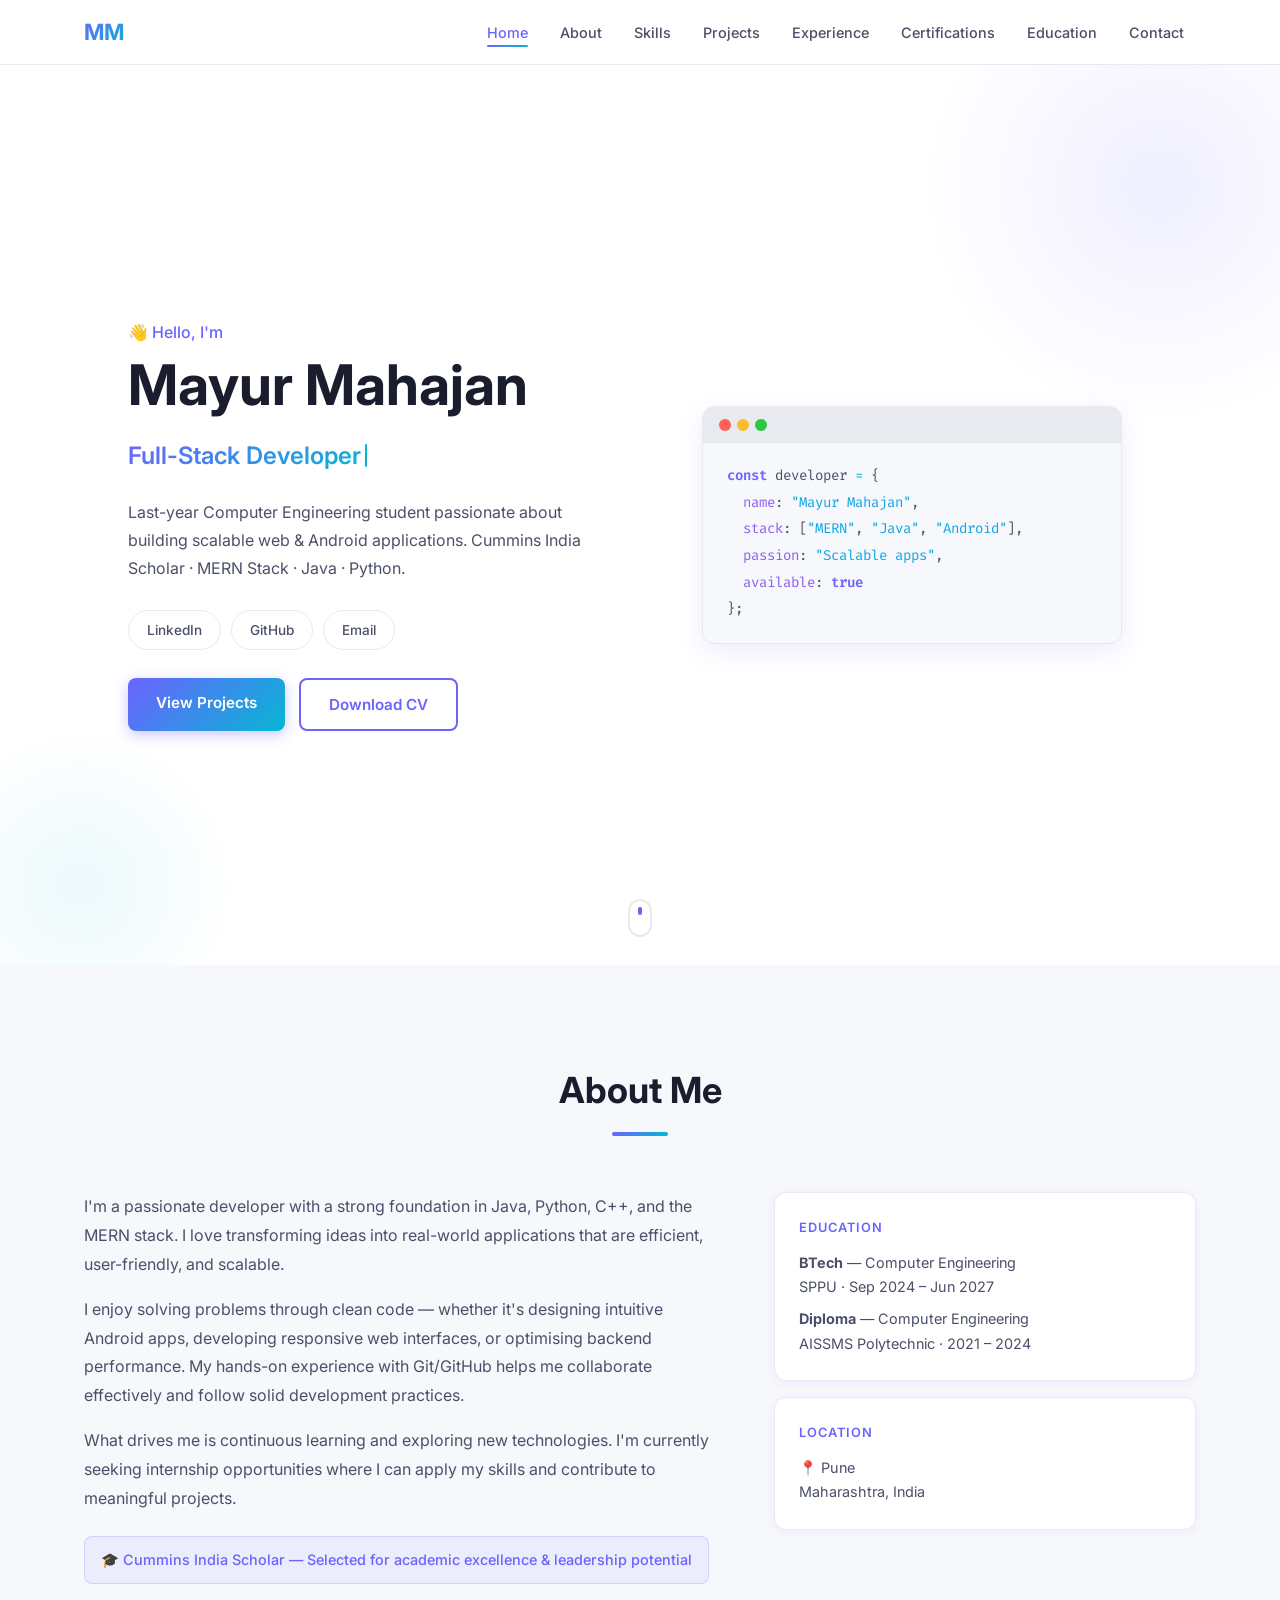
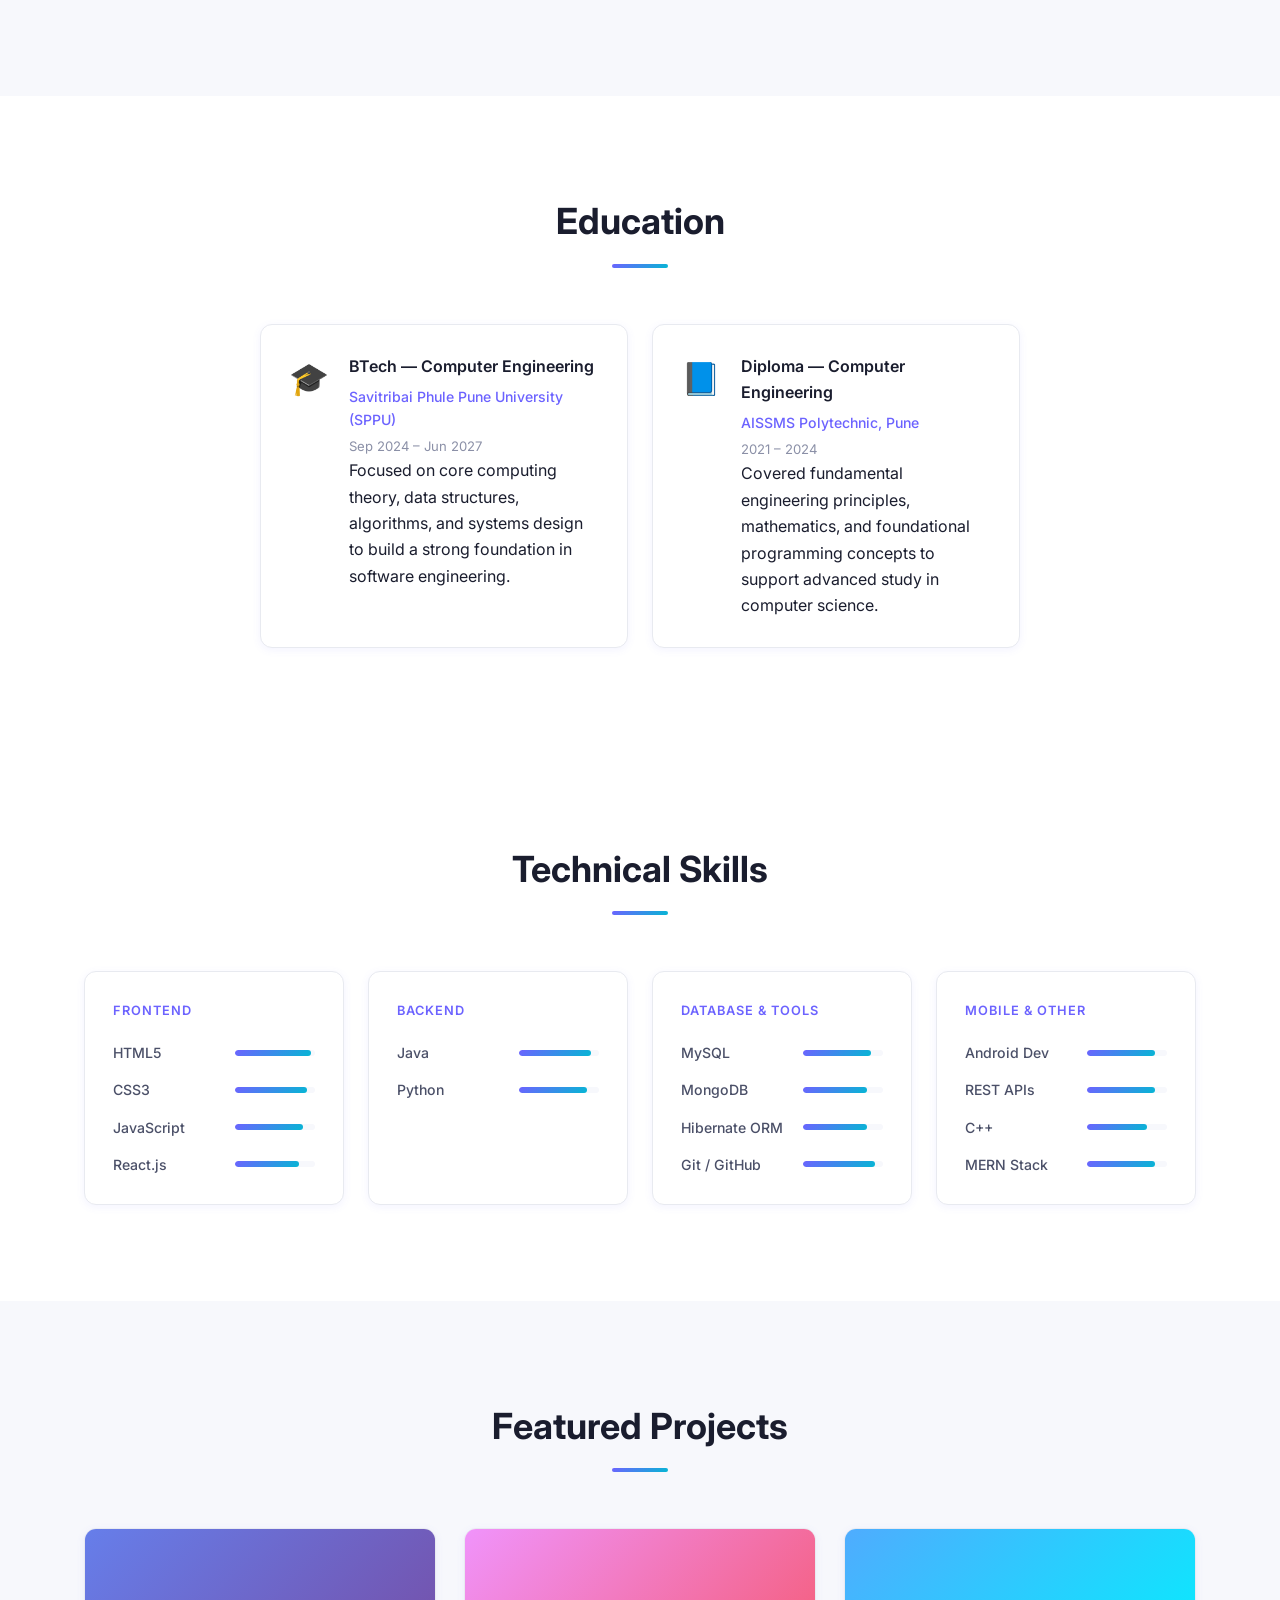
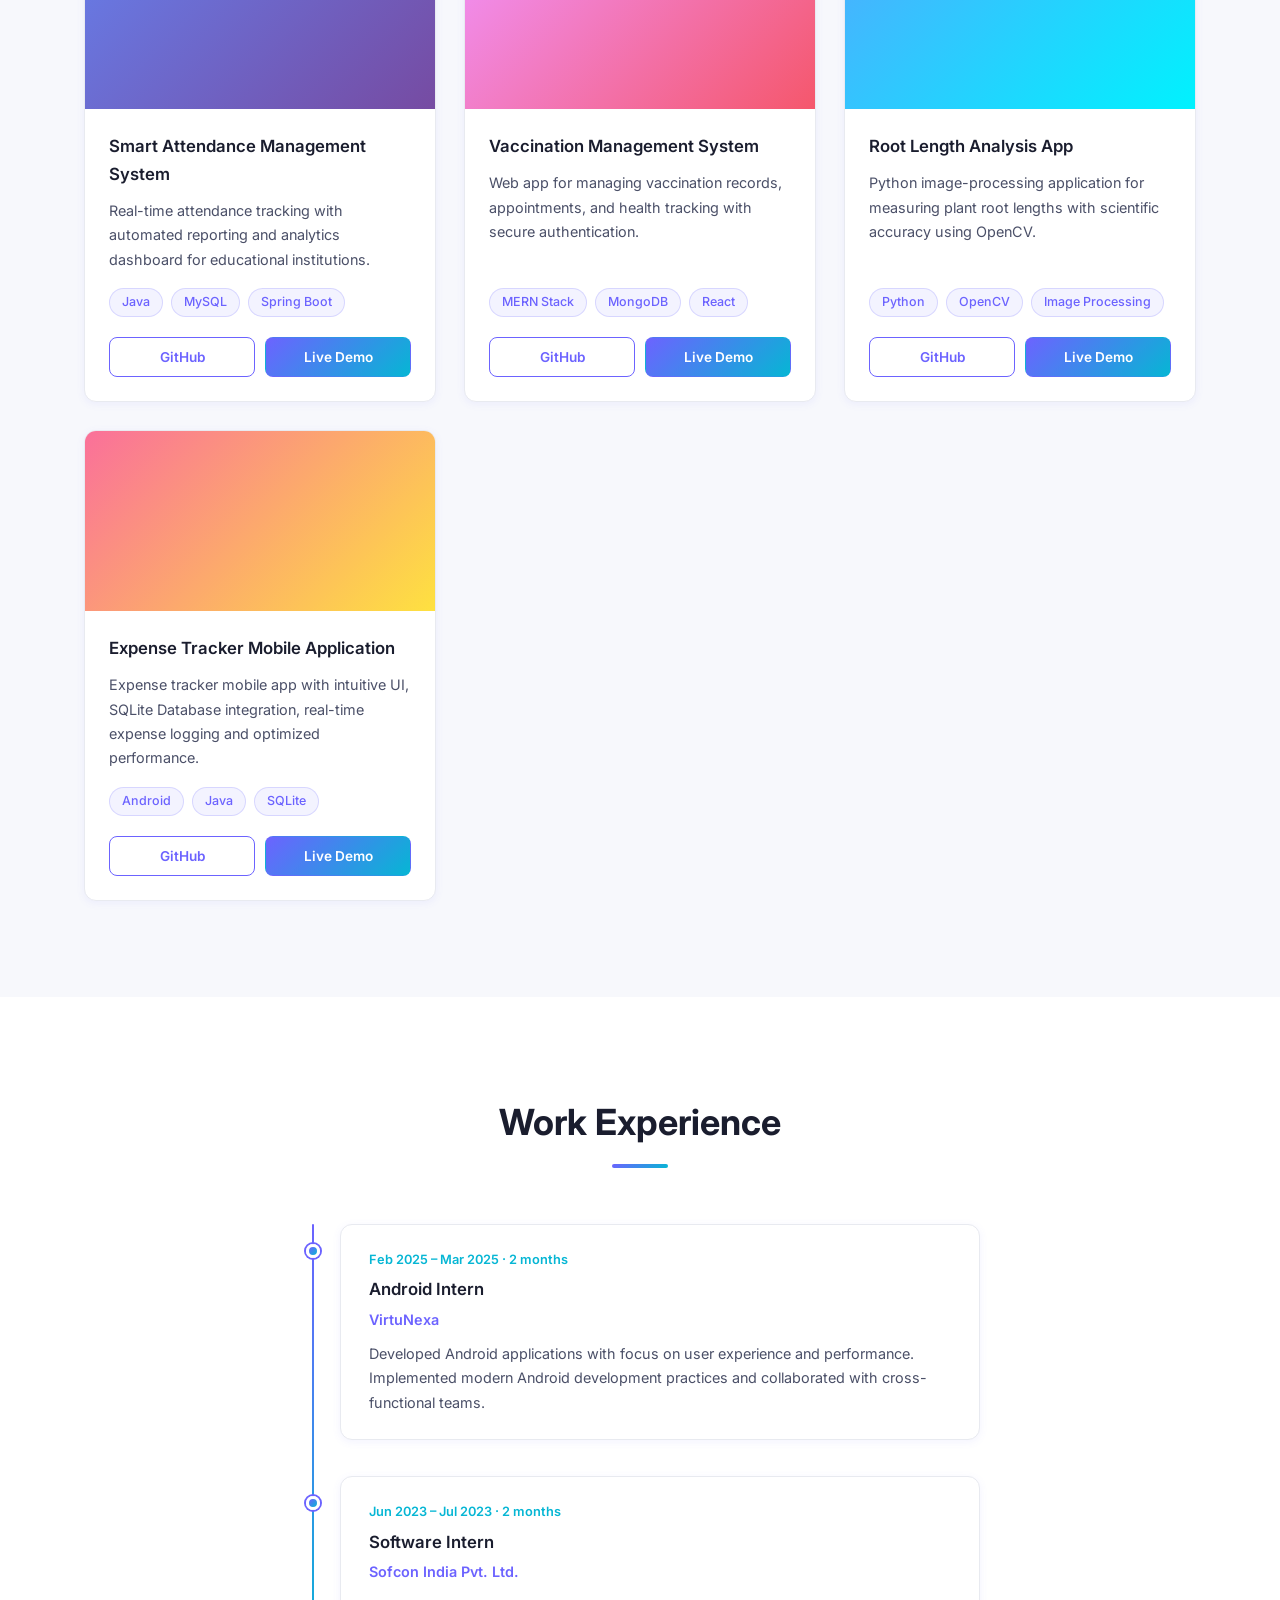
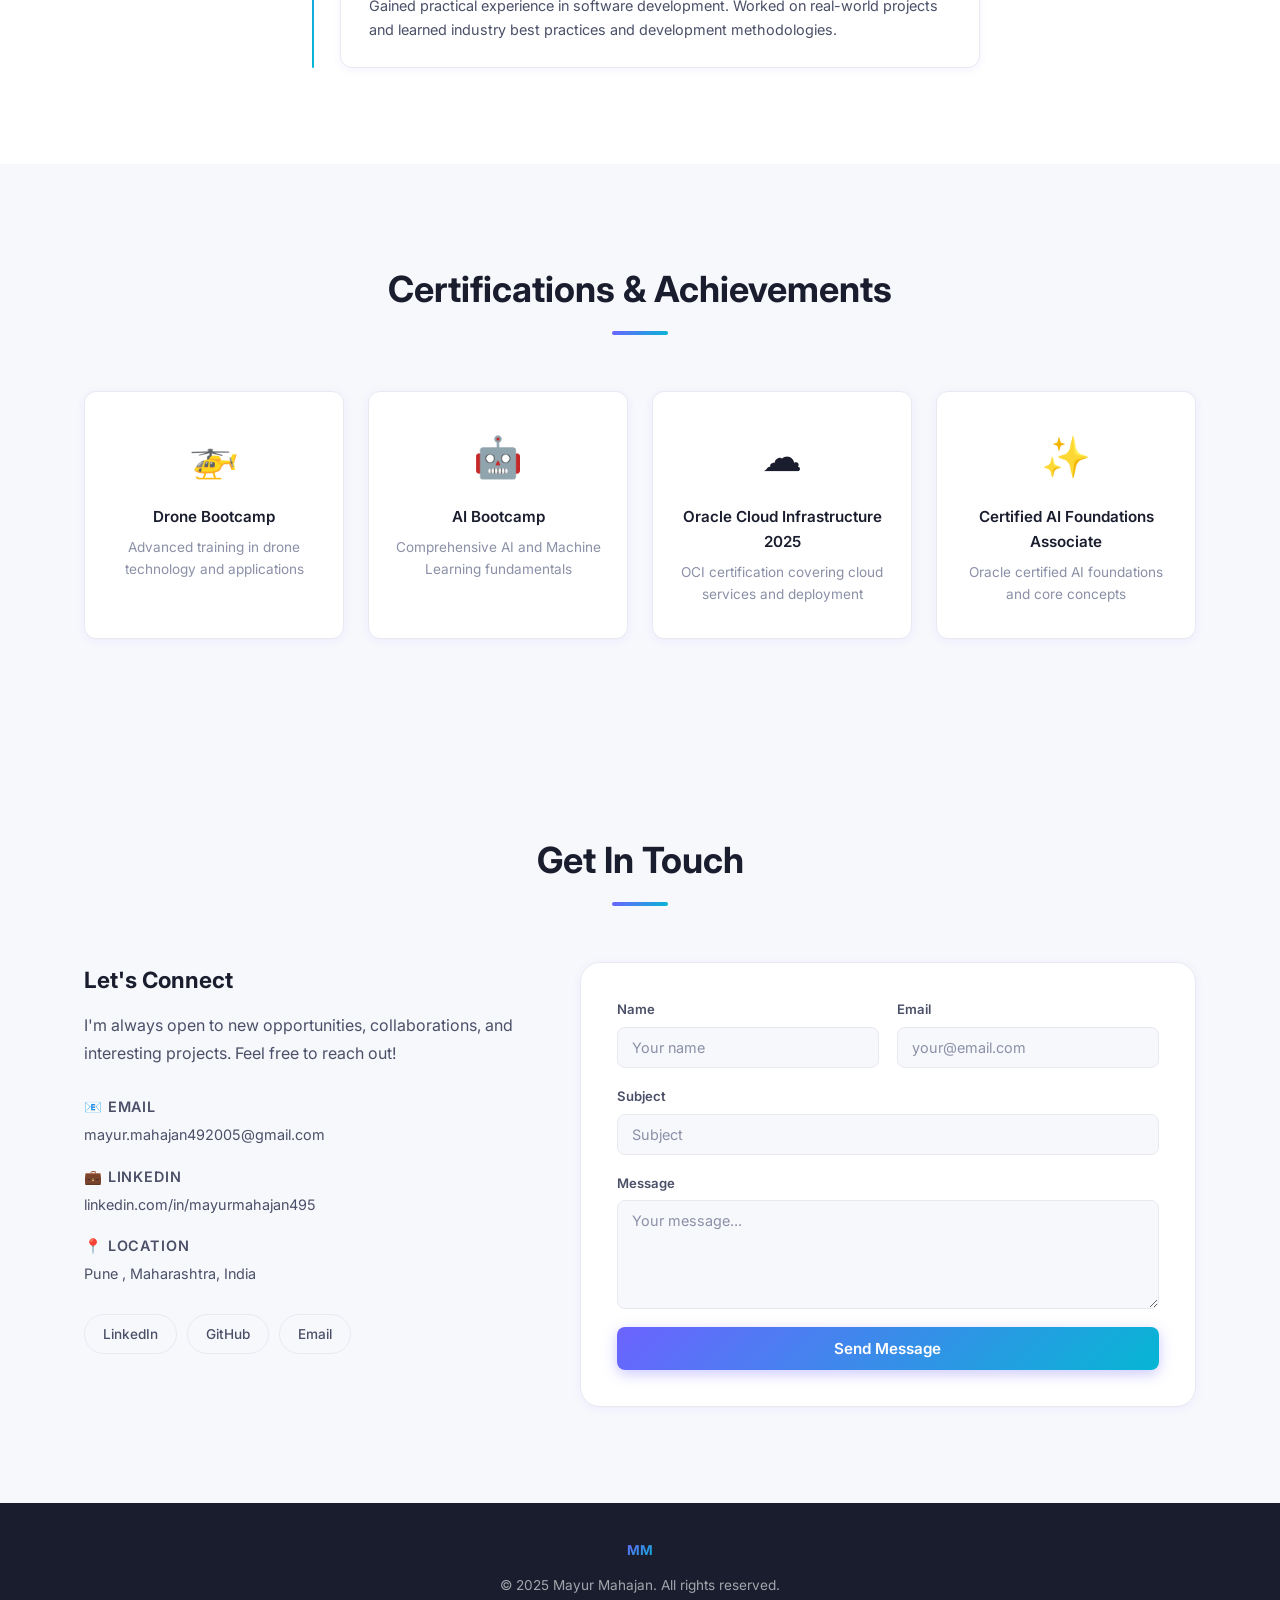
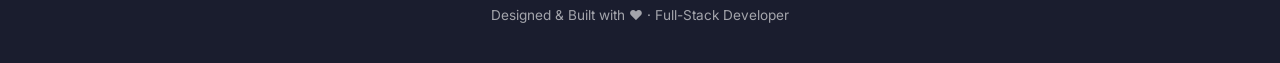
<file: index.html>
<!DOCTYPE html>
<html lang="en">
<head>
  <meta charset="UTF-8" />
  <meta name="viewport" content="width=device-width, initial-scale=1.0" />
  <meta name="description" content="Mayur Mahajan - Software Developer & Android Developer Portfolio" />
  <title>Mayur Mahajan — Software Developer</title>
  <link rel="preconnect" href="https://fonts.googleapis.com" />
  <link rel="preconnect" href="https://fonts.gstatic.com" crossorigin />
  <link href="https://fonts.googleapis.com/css2?family=Inter:wght@300;400;500;600;700&family=Fira+Code:wght@400;500&display=swap" rel="stylesheet" />
  <link rel="stylesheet" href="style.css" />
</head>
<body>

  <!-- ===== NAVBAR ===== -->
  <nav class="navbar" id="navbar">
    <div class="nav-container">
      <a href="#home" class="nav-logo">MM</a>
      <ul class="nav-menu" id="navMenu">
        <li><a href="#home"           class="nav-link">Home</a></li>
        <li><a href="#about"          class="nav-link">About</a></li>
        <li><a href="#skills"         class="nav-link">Skills</a></li>
        <li><a href="#projects"       class="nav-link">Projects</a></li>
        <li><a href="#experience"     class="nav-link">Experience</a></li>
        <li><a href="#certifications" class="nav-link">Certifications</a></li>
        <li><a href="#education"      class="nav-link">Education</a></li>
        <li><a href="#contact"        class="nav-link">Contact</a></li>
      </ul>
      <button class="hamburger" id="hamburger" aria-label="Toggle menu">
        <span></span><span></span><span></span>
      </button>
    </div>
  </nav>

  <!-- ===== HERO ===== -->
  <section id="home" class="hero">
    <div class="container hero-grid">
      <div class="hero-content">
        <p class="hero-greeting">👋 Hello, I'm</p>
        <h1 class="hero-name">Mayur Mahajan</h1>
        <div class="typing-wrap">
          <span class="typing-text" id="typingText"></span><span class="cursor"></span>
        </div>
        <p class="hero-desc">
          Last-year Computer Engineering student passionate about building scalable web &amp; Android applications.
          Cummins India Scholar · MERN Stack · Java · Python.
        </p>
        <div class="hero-socials">
          <a href="https://www.linkedin.com/in/mayurmahajan495" target="_blank" rel="noopener" class="social-btn">LinkedIn</a>
          <a href="#" class="social-btn">GitHub</a>
          <a href="mailto:mayur.mahajan492005@gmail.com" class="social-btn">Email</a>
        </div>
        <div class="hero-actions">
          <a href="#projects" class="btn btn-primary">View Projects</a>
          <a href="#" class="btn btn-outline">Download CV</a>
        </div>
      </div>
      <div class="hero-visual" aria-hidden="true">
        <div class="code-card">
          <div class="code-dots"><span></span><span></span><span></span></div>
          <pre class="code-body"><span class="c-kw">const</span> developer <span class="c-op">=</span> {
  <span class="c-prop">name</span>: <span class="c-str">"Mayur Mahajan"</span>,
  <span class="c-prop">stack</span>: [<span class="c-str">"MERN"</span>, <span class="c-str">"Java"</span>, <span class="c-str">"Android"</span>],
  <span class="c-prop">passion</span>: <span class="c-str">"Scalable apps"</span>,
  <span class="c-prop">available</span>: <span class="c-kw">true</span>
};</pre>
        </div>
      </div>
    </div>
    <div class="hero-scroll-hint" aria-hidden="true">
      <span></span>
    </div>
  </section>

  <!-- ===== ABOUT ===== -->
  <section id="about" class="about section-pad bg-alt">
    <div class="container">
      <h2 class="section-title">About Me</h2>
      <div class="about-grid">
        <div class="about-text">
          <p>I'm a passionate developer with a strong foundation in Java, Python, C++, and the MERN stack. I love transforming ideas into real-world applications that are efficient, user-friendly, and scalable.</p>
          <p>I enjoy solving problems through clean code — whether it's designing intuitive Android apps, developing responsive web interfaces, or optimising backend performance. My hands-on experience with Git/GitHub helps me collaborate effectively and follow solid development practices.</p>
          <p>What drives me is continuous learning and exploring new technologies. I'm currently seeking internship opportunities where I can apply my skills and contribute to meaningful projects.</p>
          <p class="highlight-badge">🎓 Cummins India Scholar — Selected for academic excellence &amp; leadership potential</p>
        </div>
        <div class="about-cards">
          <div class="info-card reveal">
            <h3>Education</h3>
            <p><strong>BTech</strong> — Computer Engineering<br>SPPU · Sep 2024 – Jun 2027</p>
            <p><strong>Diploma</strong> — Computer Engineering<br>AISSMS Polytechnic · 2021 – 2024</p>
          </div>
          <div class="info-card reveal">
            <h3>Location</h3>
            <p>📍 Pune<br>Maharashtra, India</p>
          </div>
        </div>
      </div>
    </div>
  </section>


  <!-- ===== EDUCATION ===== -->
  <section id="education" class="education section-pad">
    <div class="container">
      <h2 class="section-title">Education</h2>
      <div class="edu-grid">
        <div class="edu-card reveal">
          <div class="edu-icon">🎓</div>
          <div>
            <h3>BTech — Computer Engineering</h3>
            <p class="edu-inst">Savitribai Phule Pune University (SPPU)</p>
            <p class="edu-period">Sep 2024 – Jun 2027</p>
            <p class="edu-desc">Focused on core computing theory, data structures, algorithms, and systems design to build a strong foundation in software engineering.</p>
          </div>
        </div>
        <div class="edu-card reveal">
          <div class="edu-icon">📘</div>
          <div>
            <h3>Diploma — Computer Engineering</h3>
            <p class="edu-inst">AISSMS Polytechnic, Pune</p>
            <p class="edu-period">2021 – 2024</p>
            <p class="edu-desc">Covered fundamental engineering principles, mathematics, and foundational programming concepts to support advanced study in computer science.</p>
          </div>
        </div>
      </div>
    </div>
  </section>

  <!-- ===== SKILLS ===== -->
  <section id="skills" class="skills section-pad">
    <div class="container">
      <h2 class="section-title">Technical Skills</h2>
      <div class="skills-grid">
        <div class="skill-cat reveal">
          <h3>Frontend</h3>
          <div class="skill-list">
            <div class="skill-row"><span>HTML5</span><div class="bar"><div class="bar-fill" style="--w:95%"></div></div></div>
            <div class="skill-row"><span>CSS3</span><div class="bar"><div class="bar-fill" style="--w:90%"></div></div></div>
            <div class="skill-row"><span>JavaScript</span><div class="bar"><div class="bar-fill" style="--w:85%"></div></div></div>
            <div class="skill-row"><span>React.js</span><div class="bar"><div class="bar-fill" style="--w:80%"></div></div></div>
          </div>
        </div>
        <div class="skill-cat reveal">
          <h3>Backend</h3>
          <div class="skill-list">
            <div class="skill-row"><span>Java</span><div class="bar"><div class="bar-fill" style="--w:90%"></div></div></div>
            <!-- <div class="skill-row"><span>Node.js</span><div class="bar"><div class="bar-fill" style="--w:85%"></div></div></div>
            <div class="skill-row"><span>Express.js</span><div class="bar"><div class="bar-fill" style="--w:85%"></div></div></div> -->
            <div class="skill-row"><span>Python</span><div class="bar"><div class="bar-fill" style="--w:85%"></div></div></div>
          </div>
        </div>
        <div class="skill-cat reveal">
          <h3>Database &amp; Tools</h3>
          <div class="skill-list">
            <div class="skill-row"><span>MySQL</span><div class="bar"><div class="bar-fill" style="--w:85%"></div></div></div>
            <div class="skill-row"><span>MongoDB</span><div class="bar"><div class="bar-fill" style="--w:80%"></div></div></div>
            <div class="skill-row"><span>Hibernate ORM</span><div class="bar"><div class="bar-fill" style="--w:80%"></div></div></div>
            <div class="skill-row"><span>Git / GitHub</span><div class="bar"><div class="bar-fill" style="--w:90%"></div></div></div>
          </div>
        </div>
        <div class="skill-cat reveal">
          <h3>Mobile &amp; Other</h3>
          <div class="skill-list">
            <div class="skill-row"><span>Android Dev</span><div class="bar"><div class="bar-fill" style="--w:85%"></div></div></div>
            <div class="skill-row"><span>REST APIs</span><div class="bar"><div class="bar-fill" style="--w:85%"></div></div></div>
            <div class="skill-row"><span>C++</span><div class="bar"><div class="bar-fill" style="--w:75%"></div></div></div>
            <div class="skill-row"><span>MERN Stack</span><div class="bar"><div class="bar-fill" style="--w:85%"></div></div></div>
          </div>
        </div>
      </div>
    </div>
  </section>

  <!-- ===== PROJECTS ===== -->
  <section id="projects" class="projects section-pad bg-alt">
    <div class="container">
      <h2 class="section-title">Featured Projects</h2>
      <div class="projects-grid">

        <article class="project-card reveal">
          <div class="project-thumb" style="--g: linear-gradient(135deg,#667eea,#764ba2)"></div>
          <div class="project-body">
            <h3>Smart Attendance Management System</h3>
            <p>Real-time attendance tracking with automated reporting and analytics dashboard for educational institutions.</p>
            <div class="tags">
              <span>Java</span><span>MySQL</span><span>Spring Boot</span>
            </div>
            <div class="project-links">
              <a href="#" class="btn-link">GitHub</a>
              <a href="#" class="btn-link btn-link-fill">Live Demo</a>
            </div>
          </div>
        </article>

        <article class="project-card reveal">
          <div class="project-thumb" style="--g: linear-gradient(135deg,#f093fb,#f5576c)"></div>
          <div class="project-body">
            <h3>Vaccination Management System</h3>
            <p>Web app for managing vaccination records, appointments, and health tracking with secure authentication.</p>
            <div class="tags">
              <span>MERN Stack</span><span>MongoDB</span><span>React</span>
            </div>
            <div class="project-links">
              <a href="#" class="btn-link">GitHub</a>
              <a href="#" class="btn-link btn-link-fill">Live Demo</a>
            </div>
          </div>
        </article>

        <article class="project-card reveal">
          <div class="project-thumb" style="--g: linear-gradient(135deg,#4facfe,#00f2fe)"></div>
          <div class="project-body">
            <h3>Root Length Analysis App</h3>
            <p>Python image-processing application for measuring plant root lengths with scientific accuracy using OpenCV.</p>
            <div class="tags">
              <span>Python</span><span>OpenCV</span><span>Image Processing</span>
            </div>
            <div class="project-links">
              <a href="#" class="btn-link">GitHub</a>
              <a href="#" class="btn-link btn-link-fill">Live Demo</a>
            </div>
          </div>
        </article>

        <article class="project-card reveal">
          <div class="project-thumb" style="--g: linear-gradient(135deg,#fa709a,#fee140)"></div>
          <div class="project-body">
            <h3>Expense Tracker Mobile Application</h3>
            <p>Expense tracker mobile app with intuitive UI, SQLite Database integration, real-time expense logging and optimized performance.</p>
            <div class="tags">
              <span>Android</span><span>Java</span><span>SQLite</span>
            </div>
            <div class="project-links">
              <a href="#" class="btn-link">GitHub</a>
              <a href="#" class="btn-link btn-link-fill">Live Demo</a>
            </div>
          </div>
        </article>


      </div>
    </div>
  </section>

  <!-- ===== EXPERIENCE ===== -->
  <section id="experience" class="experience section-pad">
    <div class="container">
      <h2 class="section-title">Work Experience</h2>
      <div class="timeline">

        <div class="tl-item reveal">
          <div class="tl-dot"></div>
          <div class="tl-card">
            <span class="tl-period">Feb 2025 – Mar 2025 · 2 months</span>
            <h3>Android Intern</h3>
            <p class="tl-company">VirtuNexa</p>
            <p>Developed Android applications with focus on user experience and performance. Implemented modern Android development practices and collaborated with cross-functional teams.</p>
          </div>
        </div>

        <div class="tl-item reveal">
          <div class="tl-dot"></div>
          <div class="tl-card">
            <span class="tl-period">Jun 2023 – Jul 2023 · 2 months</span>
            <h3>Software Intern</h3>
            <p class="tl-company">Sofcon India Pvt. Ltd.</p>
            <p>Gained practical experience in software development. Worked on real-world projects and learned industry best practices and development methodologies.</p>
          </div>
        </div>

      </div>
    </div>
  </section>

  <!-- ===== CERTIFICATIONS ===== -->
  <section id="certifications" class="certifications section-pad bg-alt">
    <div class="container">
      <h2 class="section-title">Certifications &amp; Achievements</h2>
      <div class="cert-grid">
        <div class="cert-card reveal">
          <div class="cert-icon">🚁</div>
          <h3>Drone Bootcamp</h3>
          <p>Advanced training in drone technology and applications</p>
        </div>
        <div class="cert-card reveal">
          <div class="cert-icon">🤖</div>
          <h3>AI Bootcamp</h3>
          <p>Comprehensive AI and Machine Learning fundamentals</p>
        </div>
        <div class="cert-card reveal">
          <div class="cert-icon">☁️</div>
          <h3>Oracle Cloud Infrastructure 2025</h3>
          <p>OCI certification covering cloud services and deployment</p>
        </div>
        <div class="cert-card reveal">
          <div class="cert-icon">✨</div>
          <h3>Certified AI Foundations Associate</h3>
          <p>Oracle certified AI foundations and core concepts</p>
        </div>
      </div>
    </div>
  </section>

  

  <!-- ===== CONTACT ===== -->
  <section id="contact" class="contact section-pad bg-alt">
    <div class="container">
      <h2 class="section-title">Get In Touch</h2>
      <div class="contact-grid">
        <div class="contact-info reveal">
          <h3>Let's Connect</h3>
          <p>I'm always open to new opportunities, collaborations, and interesting projects. Feel free to reach out!</p>
          <ul class="contact-list">
            <li>
              <span class="c-label">📧 Email</span>
              <a href="mailto:mayur.mahajan492005@gmail.com">mayur.mahajan492005@gmail.com</a>
            </li>
            <li>
              <span class="c-label">💼 LinkedIn</span>
              <a href="https://www.linkedin.com/in/mayurmahajan495" target="_blank" rel="noopener">linkedin.com/in/mayurmahajan495</a>
            </li>
            <li>
              <span class="c-label">📍 Location</span>
              <span>Pune , Maharashtra, India</span>
            </li>
          </ul>
          <div class="contact-socials">
            <a href="https://www.linkedin.com/in/mayurmahajan495" target="_blank" rel="noopener" class="social-pill">LinkedIn</a>
            <a href="#" class="social-pill">GitHub</a>
            <a href="mailto:mayur.mahajan492005@gmail.com" class="social-pill">Email</a>
          </div>
        </div>

        <form class="contact-form reveal" id="contactForm" novalidate>
          <div class="form-row">
            <div class="form-group">
              <label for="fname">Name</label>
              <input type="text" id="fname" name="name" placeholder="Your name" required />
            </div>
            <div class="form-group">
              <label for="femail">Email</label>
              <input type="email" id="femail" name="email" placeholder="your@email.com" required />
            </div>
          </div>
          <div class="form-group">
            <label for="fsubject">Subject</label>
            <input type="text" id="fsubject" name="subject" placeholder="Subject" required />
          </div>
          <div class="form-group">
            <label for="fmessage">Message</label>
            <textarea id="fmessage" name="message" rows="5" placeholder="Your message..." required></textarea>
          </div>
          <button type="submit" class="btn btn-primary btn-full">Send Message</button>
        </form>
      </div>
    </div>
  </section>

  <!-- ===== FOOTER ===== -->
  <footer class="footer">
    <div class="container footer-inner">
      <p class="footer-logo">MM</p>
      <p>&copy; 2025 Mayur Mahajan. All rights reserved.</p>
      <p>Designed &amp; Built with ❤️ · Full-Stack Developer</p>
    </div>
  </footer>

  <script src="script.js"></script>
</body>
</html>
</file>
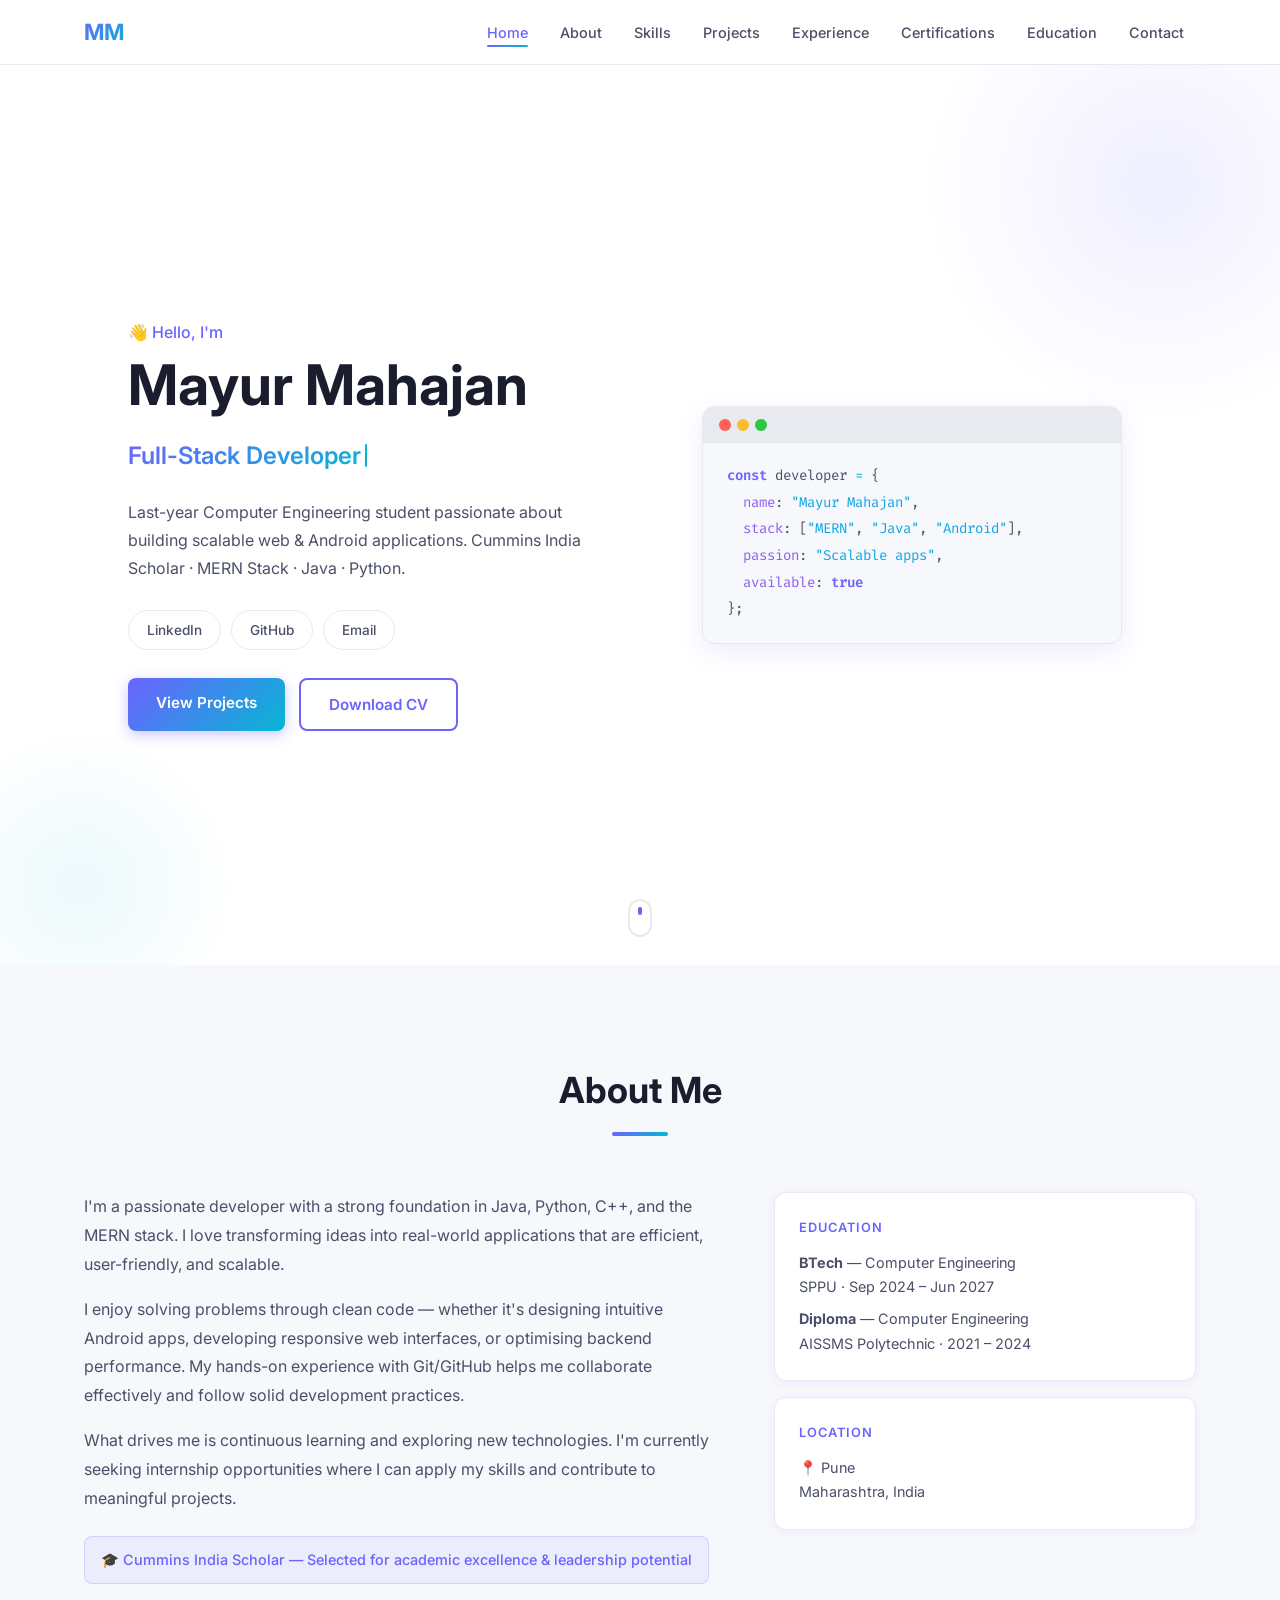
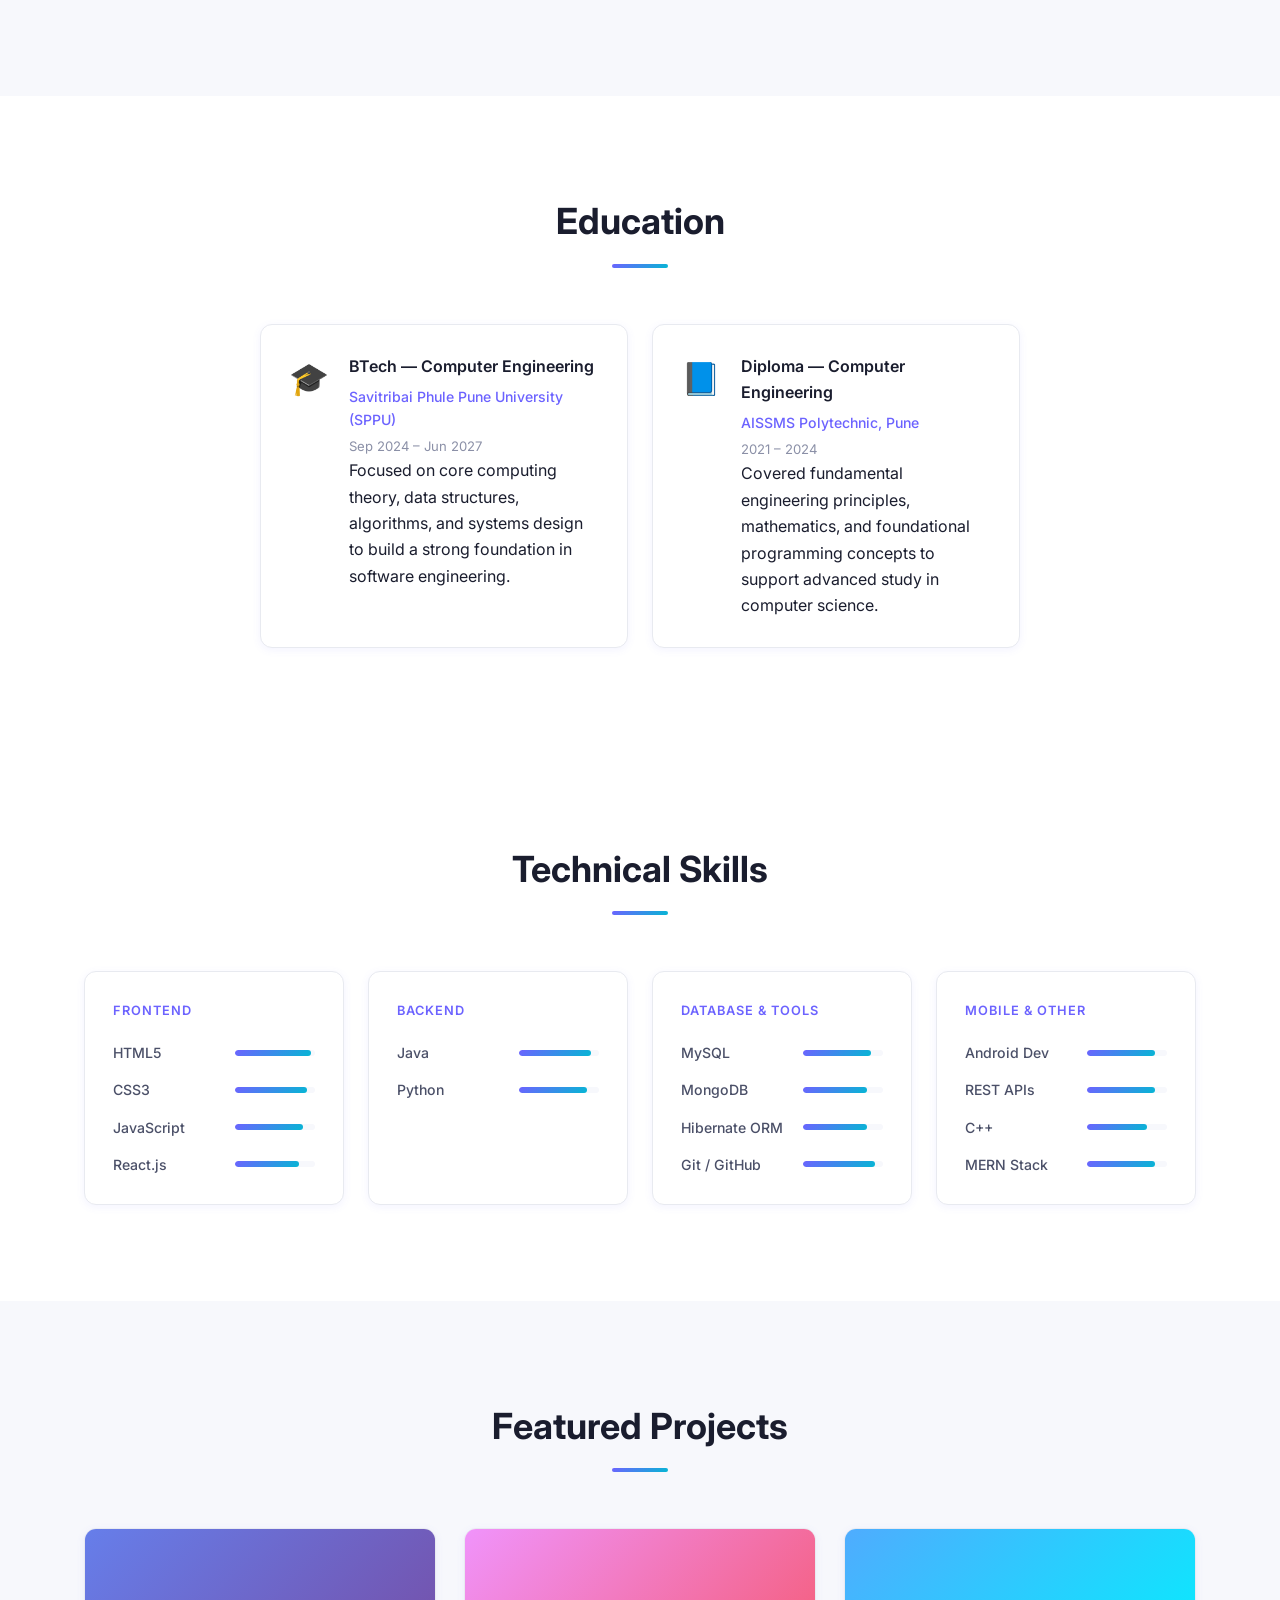
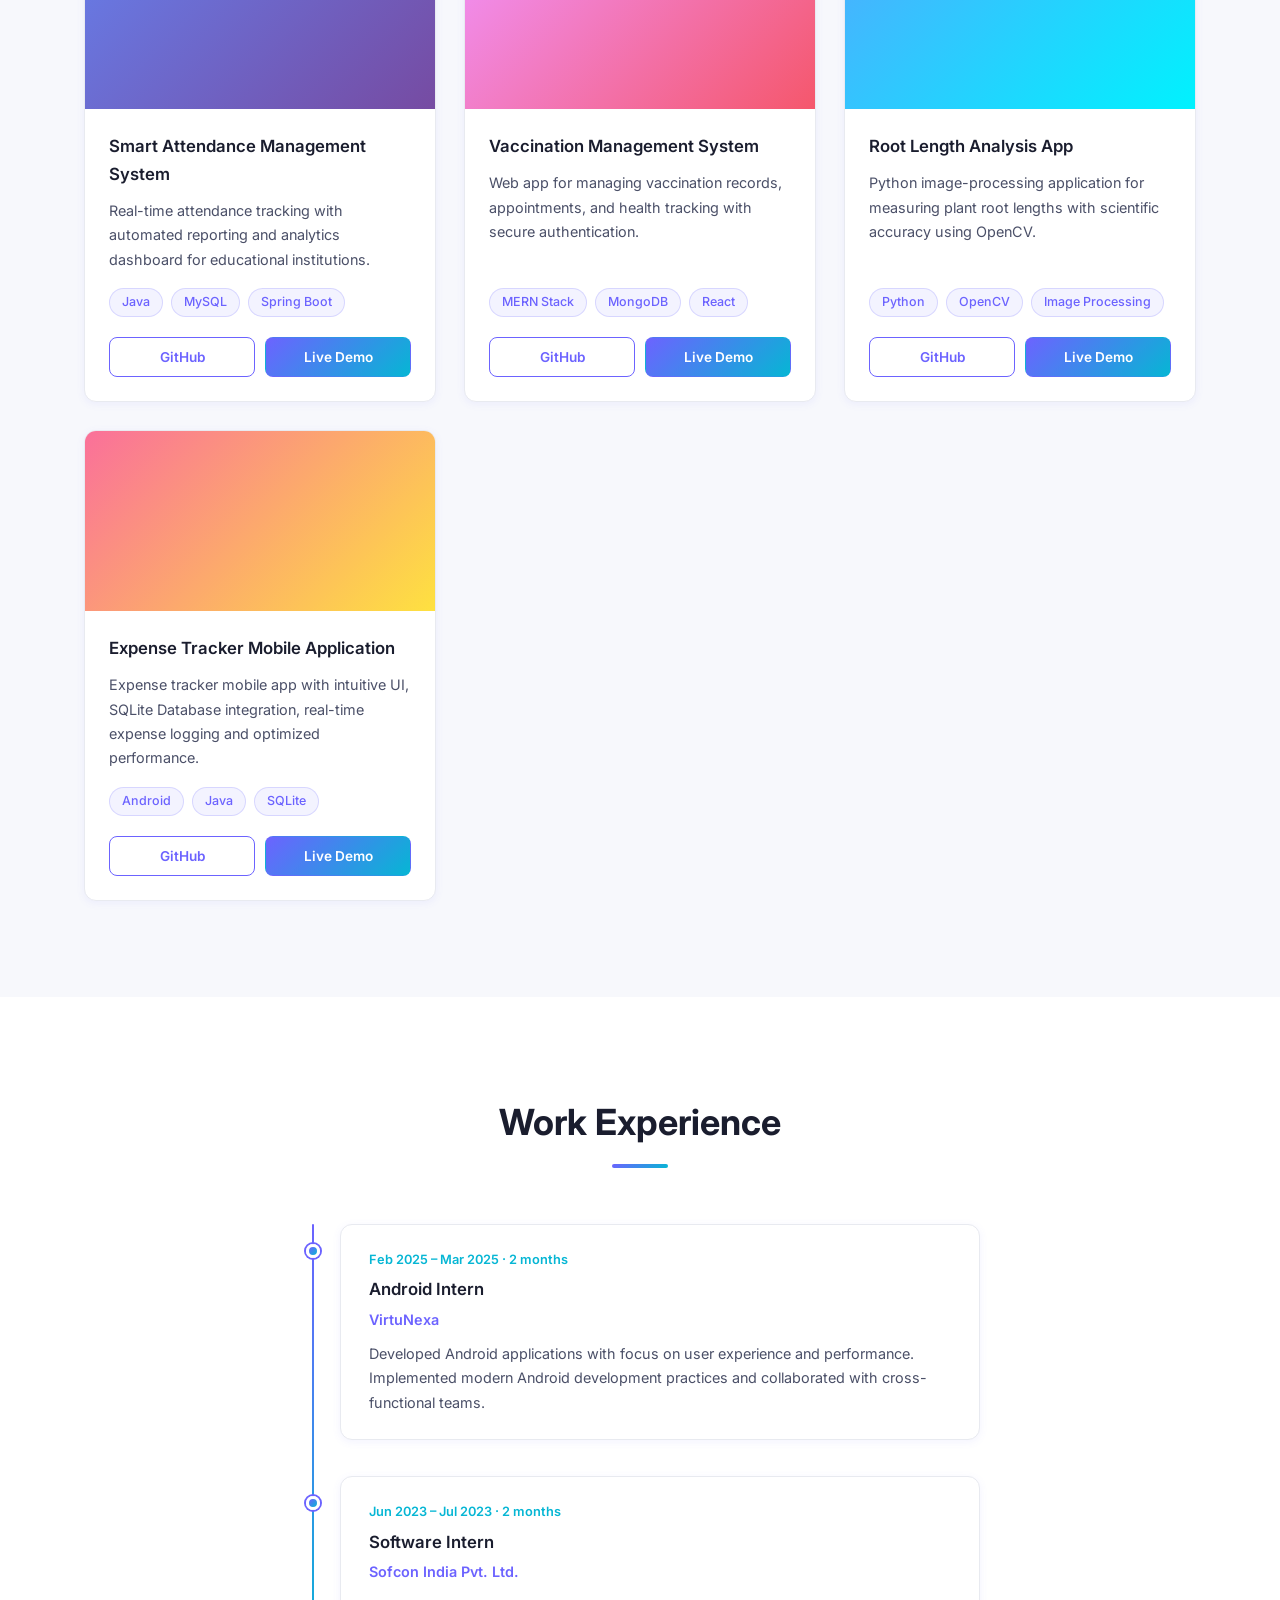
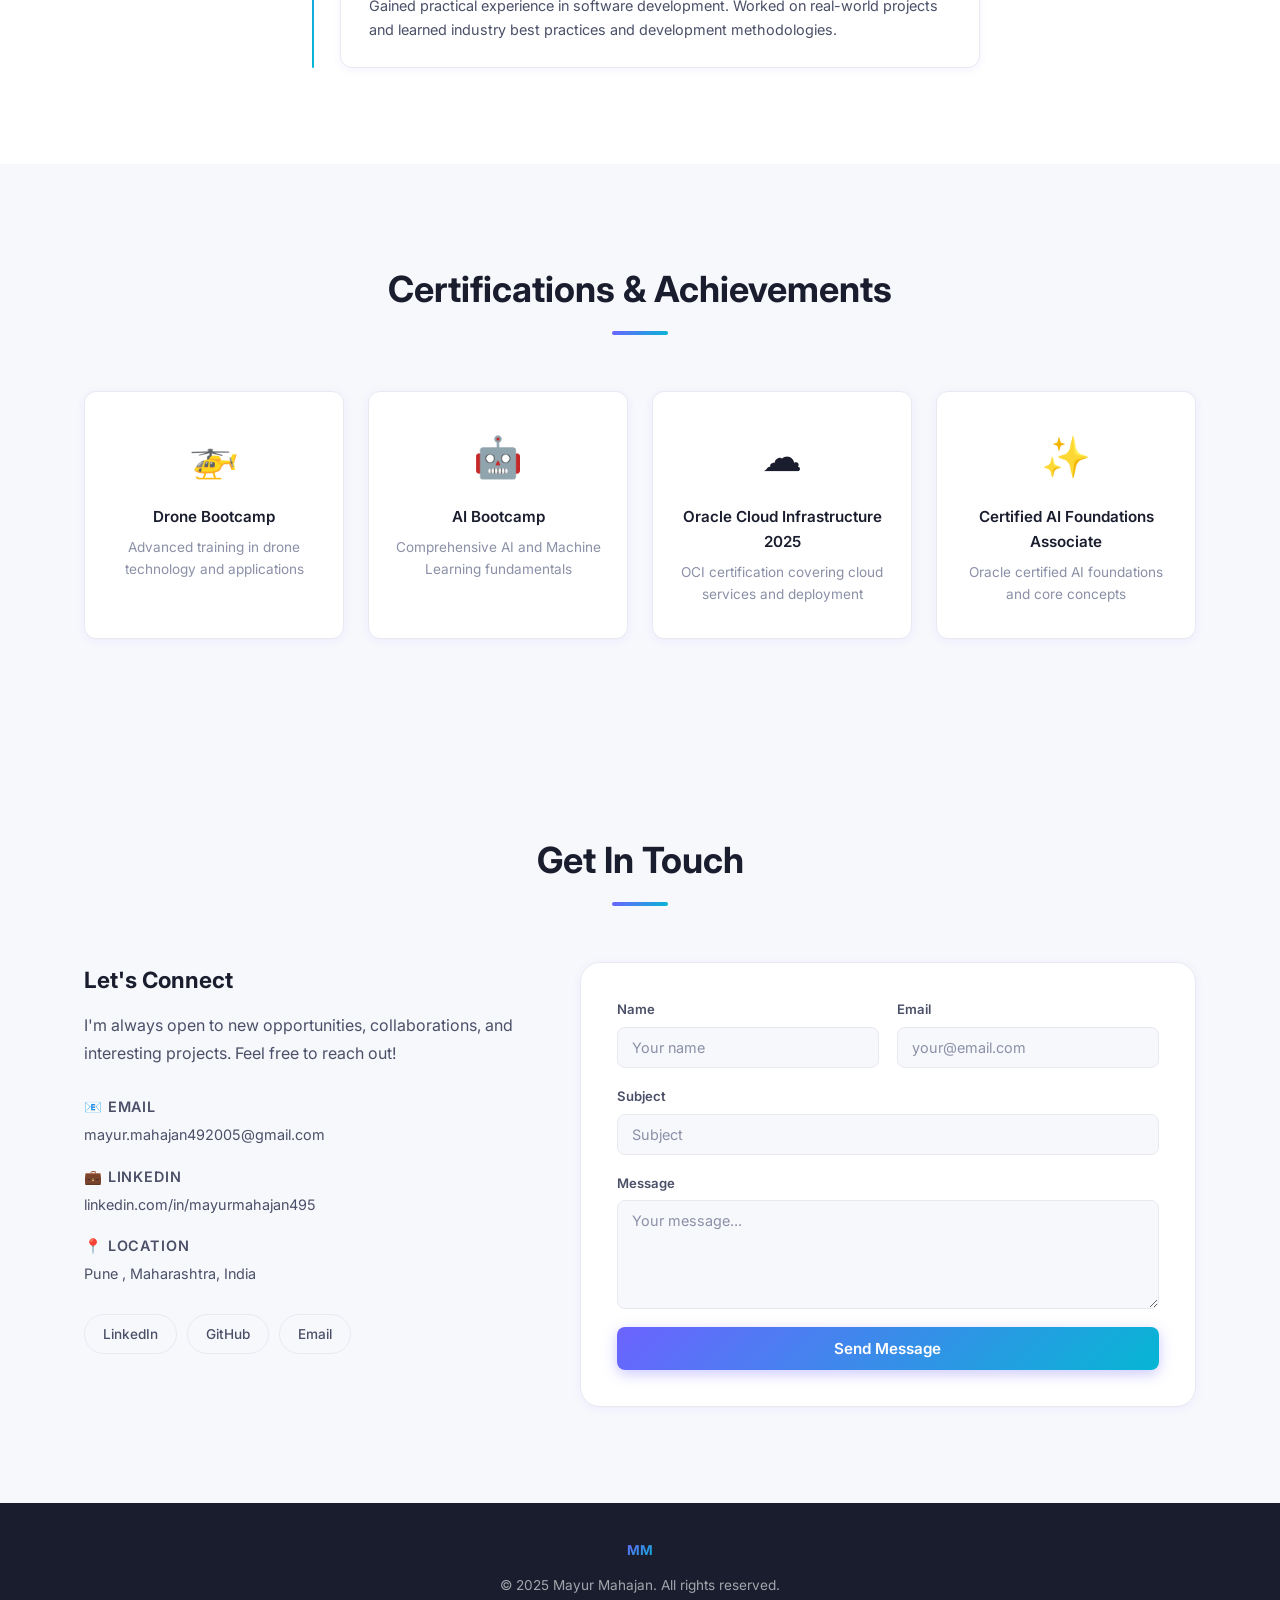
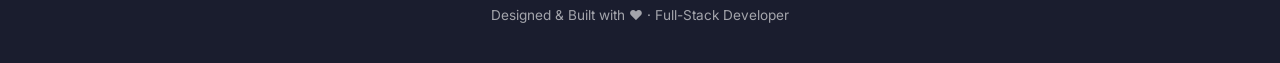
<file: portfolio.html>
<!DOCTYPE html>
<html lang="en">
<head>
  <meta charset="UTF-8" />
  <meta name="viewport" content="width=device-width, initial-scale=1.0" />
  <meta name="description" content="Mayur Mahajan - Software Developer & Android Developer Portfolio" />
  <title>Mayur Mahajan — Software Developer</title>
  <link rel="preconnect" href="https://fonts.googleapis.com" />
  <link rel="preconnect" href="https://fonts.gstatic.com" crossorigin />
  <link href="https://fonts.googleapis.com/css2?family=Inter:wght@300;400;500;600;700&family=Fira+Code:wght@400;500&display=swap" rel="stylesheet" />
  <link rel="stylesheet" href="portfolio.css" />
</head>
<body>

  <!-- ===== NAVBAR ===== -->
  <nav class="navbar" id="navbar">
    <div class="nav-container">
      <a href="#home" class="nav-logo">MM</a>
      <ul class="nav-menu" id="navMenu">
        <li><a href="#home"           class="nav-link">Home</a></li>
        <li><a href="#about"          class="nav-link">About</a></li>
        <li><a href="#skills"         class="nav-link">Skills</a></li>
        <li><a href="#projects"       class="nav-link">Projects</a></li>
        <li><a href="#experience"     class="nav-link">Experience</a></li>
        <li><a href="#certifications" class="nav-link">Certifications</a></li>
        <li><a href="#education"      class="nav-link">Education</a></li>
        <li><a href="#contact"        class="nav-link">Contact</a></li>
      </ul>
      <button class="hamburger" id="hamburger" aria-label="Toggle menu">
        <span></span><span></span><span></span>
      </button>
    </div>
  </nav>

  <!-- ===== HERO ===== -->
  <section id="home" class="hero">
    <div class="container hero-grid">
      <div class="hero-content">
        <p class="hero-greeting">👋 Hello, I'm</p>
        <h1 class="hero-name">Mayur Mahajan</h1>
        <div class="typing-wrap">
          <span class="typing-text" id="typingText"></span><span class="cursor"></span>
        </div>
        <p class="hero-desc">
          Last-year Computer Engineering student passionate about building scalable web &amp; Android applications.
          Cummins India Scholar · MERN Stack · Java · Python.
        </p>
        <div class="hero-socials">
          <a href="https://www.linkedin.com/in/mayurmahajan495" target="_blank" rel="noopener" class="social-btn">LinkedIn</a>
          <a href="#" class="social-btn">GitHub</a>
          <a href="mailto:mayur.mahajan492005@gmail.com" class="social-btn">Email</a>
        </div>
        <div class="hero-actions">
          <a href="#projects" class="btn btn-primary">View Projects</a>
          <a href="#" class="btn btn-outline">Download CV</a>
        </div>
      </div>
      <div class="hero-visual" aria-hidden="true">
        <div class="code-card">
          <div class="code-dots"><span></span><span></span><span></span></div>
          <pre class="code-body"><span class="c-kw">const</span> developer <span class="c-op">=</span> {
  <span class="c-prop">name</span>: <span class="c-str">"Mayur Mahajan"</span>,
  <span class="c-prop">stack</span>: [<span class="c-str">"MERN"</span>, <span class="c-str">"Java"</span>, <span class="c-str">"Android"</span>],
  <span class="c-prop">passion</span>: <span class="c-str">"Scalable apps"</span>,
  <span class="c-prop">available</span>: <span class="c-kw">true</span>
};</pre>
        </div>
      </div>
    </div>
    <div class="hero-scroll-hint" aria-hidden="true">
      <span></span>
    </div>
  </section>

  <!-- ===== ABOUT ===== -->
  <section id="about" class="about section-pad bg-alt">
    <div class="container">
      <h2 class="section-title">About Me</h2>
      <div class="about-grid">
        <div class="about-text">
          <p>I'm a passionate developer with a strong foundation in Java, Python, C++, and the MERN stack. I love transforming ideas into real-world applications that are efficient, user-friendly, and scalable.</p>
          <p>I enjoy solving problems through clean code — whether it's designing intuitive Android apps, developing responsive web interfaces, or optimising backend performance. My hands-on experience with Git/GitHub helps me collaborate effectively and follow solid development practices.</p>
          <p>What drives me is continuous learning and exploring new technologies. I'm currently seeking internship opportunities where I can apply my skills and contribute to meaningful projects.</p>
          <p class="highlight-badge">🎓 Cummins India Scholar — Selected for academic excellence &amp; leadership potential</p>
        </div>
        <div class="about-cards">
          <div class="info-card reveal">
            <h3>Education</h3>
            <p><strong>BTech</strong> — Computer Engineering<br>SPPU · Sep 2024 – Jun 2027</p>
            <p><strong>Diploma</strong> — Computer Engineering<br>AISSMS Polytechnic · 2021 – 2024</p>
          </div>
          <div class="info-card reveal">
            <h3>Location</h3>
            <p>📍 Pune<br>Maharashtra, India</p>
          </div>
        </div>
      </div>
    </div>
  </section>


  <!-- ===== EDUCATION ===== -->
  <section id="education" class="education section-pad">
    <div class="container">
      <h2 class="section-title">Education</h2>
      <div class="edu-grid">
        <div class="edu-card reveal">
          <div class="edu-icon">🎓</div>
          <div>
            <h3>BTech — Computer Engineering</h3>
            <p class="edu-inst">Savitribai Phule Pune University (SPPU)</p>
            <p class="edu-period">Sep 2024 – Jun 2027</p>
            <p class="edu-desc">Focused on core computing theory, data structures, algorithms, and systems design to build a strong foundation in software engineering.</p>
          </div>
        </div>
        <div class="edu-card reveal">
          <div class="edu-icon">📘</div>
          <div>
            <h3>Diploma — Computer Engineering</h3>
            <p class="edu-inst">AISSMS Polytechnic, Pune</p>
            <p class="edu-period">2021 – 2024</p>
            <p class="edu-desc">Covered fundamental engineering principles, mathematics, and foundational programming concepts to support advanced study in computer science.</p>
          </div>
        </div>
      </div>
    </div>
  </section>

  <!-- ===== SKILLS ===== -->
  <section id="skills" class="skills section-pad">
    <div class="container">
      <h2 class="section-title">Technical Skills</h2>
      <div class="skills-grid">
        <div class="skill-cat reveal">
          <h3>Frontend</h3>
          <div class="skill-list">
            <div class="skill-row"><span>HTML5</span><div class="bar"><div class="bar-fill" style="--w:95%"></div></div></div>
            <div class="skill-row"><span>CSS3</span><div class="bar"><div class="bar-fill" style="--w:90%"></div></div></div>
            <div class="skill-row"><span>JavaScript</span><div class="bar"><div class="bar-fill" style="--w:85%"></div></div></div>
            <div class="skill-row"><span>React.js</span><div class="bar"><div class="bar-fill" style="--w:80%"></div></div></div>
          </div>
        </div>
        <div class="skill-cat reveal">
          <h3>Backend</h3>
          <div class="skill-list">
            <div class="skill-row"><span>Java</span><div class="bar"><div class="bar-fill" style="--w:90%"></div></div></div>
            <!-- <div class="skill-row"><span>Node.js</span><div class="bar"><div class="bar-fill" style="--w:85%"></div></div></div>
            <div class="skill-row"><span>Express.js</span><div class="bar"><div class="bar-fill" style="--w:85%"></div></div></div> -->
            <div class="skill-row"><span>Python</span><div class="bar"><div class="bar-fill" style="--w:85%"></div></div></div>
          </div>
        </div>
        <div class="skill-cat reveal">
          <h3>Database &amp; Tools</h3>
          <div class="skill-list">
            <div class="skill-row"><span>MySQL</span><div class="bar"><div class="bar-fill" style="--w:85%"></div></div></div>
            <div class="skill-row"><span>MongoDB</span><div class="bar"><div class="bar-fill" style="--w:80%"></div></div></div>
            <div class="skill-row"><span>Hibernate ORM</span><div class="bar"><div class="bar-fill" style="--w:80%"></div></div></div>
            <div class="skill-row"><span>Git / GitHub</span><div class="bar"><div class="bar-fill" style="--w:90%"></div></div></div>
          </div>
        </div>
        <div class="skill-cat reveal">
          <h3>Mobile &amp; Other</h3>
          <div class="skill-list">
            <div class="skill-row"><span>Android Dev</span><div class="bar"><div class="bar-fill" style="--w:85%"></div></div></div>
            <div class="skill-row"><span>REST APIs</span><div class="bar"><div class="bar-fill" style="--w:85%"></div></div></div>
            <div class="skill-row"><span>C++</span><div class="bar"><div class="bar-fill" style="--w:75%"></div></div></div>
            <div class="skill-row"><span>MERN Stack</span><div class="bar"><div class="bar-fill" style="--w:85%"></div></div></div>
          </div>
        </div>
      </div>
    </div>
  </section>

  <!-- ===== PROJECTS ===== -->
  <section id="projects" class="projects section-pad bg-alt">
    <div class="container">
      <h2 class="section-title">Featured Projects</h2>
      <div class="projects-grid">

        <article class="project-card reveal">
          <div class="project-thumb" style="--g: linear-gradient(135deg,#667eea,#764ba2)"></div>
          <div class="project-body">
            <h3>Smart Attendance Management System</h3>
            <p>Real-time attendance tracking with automated reporting and analytics dashboard for educational institutions.</p>
            <div class="tags">
              <span>Java</span><span>MySQL</span><span>Spring Boot</span>
            </div>
            <div class="project-links">
              <a href="#" class="btn-link">GitHub</a>
              <a href="#" class="btn-link btn-link-fill">Live Demo</a>
            </div>
          </div>
        </article>

        <article class="project-card reveal">
          <div class="project-thumb" style="--g: linear-gradient(135deg,#f093fb,#f5576c)"></div>
          <div class="project-body">
            <h3>Vaccination Management System</h3>
            <p>Web app for managing vaccination records, appointments, and health tracking with secure authentication.</p>
            <div class="tags">
              <span>MERN Stack</span><span>MongoDB</span><span>React</span>
            </div>
            <div class="project-links">
              <a href="#" class="btn-link">GitHub</a>
              <a href="#" class="btn-link btn-link-fill">Live Demo</a>
            </div>
          </div>
        </article>

        <article class="project-card reveal">
          <div class="project-thumb" style="--g: linear-gradient(135deg,#4facfe,#00f2fe)"></div>
          <div class="project-body">
            <h3>Root Length Analysis App</h3>
            <p>Python image-processing application for measuring plant root lengths with scientific accuracy using OpenCV.</p>
            <div class="tags">
              <span>Python</span><span>OpenCV</span><span>Image Processing</span>
            </div>
            <div class="project-links">
              <a href="#" class="btn-link">GitHub</a>
              <a href="#" class="btn-link btn-link-fill">Live Demo</a>
            </div>
          </div>
        </article>

        <article class="project-card reveal">
          <div class="project-thumb" style="--g: linear-gradient(135deg,#fa709a,#fee140)"></div>
          <div class="project-body">
            <h3>Expense Tracker Mobile Application</h3>
            <p>Expense tracker mobile app with intuitive UI, SQLite Database integration, real-time expense logging and optimized performance.</p>
            <div class="tags">
              <span>Android</span><span>Java</span><span>SQLite</span>
            </div>
            <div class="project-links">
              <a href="#" class="btn-link">GitHub</a>
              <a href="#" class="btn-link btn-link-fill">Live Demo</a>
            </div>
          </div>
        </article>


      </div>
    </div>
  </section>

  <!-- ===== EXPERIENCE ===== -->
  <section id="experience" class="experience section-pad">
    <div class="container">
      <h2 class="section-title">Work Experience</h2>
      <div class="timeline">

        <div class="tl-item reveal">
          <div class="tl-dot"></div>
          <div class="tl-card">
            <span class="tl-period">Feb 2025 – Mar 2025 · 2 months</span>
            <h3>Android Intern</h3>
            <p class="tl-company">VirtuNexa</p>
            <p>Developed Android applications with focus on user experience and performance. Implemented modern Android development practices and collaborated with cross-functional teams.</p>
          </div>
        </div>

        <div class="tl-item reveal">
          <div class="tl-dot"></div>
          <div class="tl-card">
            <span class="tl-period">Jun 2023 – Jul 2023 · 2 months</span>
            <h3>Software Intern</h3>
            <p class="tl-company">Sofcon India Pvt. Ltd.</p>
            <p>Gained practical experience in software development. Worked on real-world projects and learned industry best practices and development methodologies.</p>
          </div>
        </div>

      </div>
    </div>
  </section>

  <!-- ===== CERTIFICATIONS ===== -->
  <section id="certifications" class="certifications section-pad bg-alt">
    <div class="container">
      <h2 class="section-title">Certifications &amp; Achievements</h2>
      <div class="cert-grid">
        <div class="cert-card reveal">
          <div class="cert-icon">🚁</div>
          <h3>Drone Bootcamp</h3>
          <p>Advanced training in drone technology and applications</p>
        </div>
        <div class="cert-card reveal">
          <div class="cert-icon">🤖</div>
          <h3>AI Bootcamp</h3>
          <p>Comprehensive AI and Machine Learning fundamentals</p>
        </div>
        <div class="cert-card reveal">
          <div class="cert-icon">☁️</div>
          <h3>Oracle Cloud Infrastructure 2025</h3>
          <p>OCI certification covering cloud services and deployment</p>
        </div>
        <div class="cert-card reveal">
          <div class="cert-icon">✨</div>
          <h3>Certified AI Foundations Associate</h3>
          <p>Oracle certified AI foundations and core concepts</p>
        </div>
      </div>
    </div>
  </section>

  

  <!-- ===== CONTACT ===== -->
  <section id="contact" class="contact section-pad bg-alt">
    <div class="container">
      <h2 class="section-title">Get In Touch</h2>
      <div class="contact-grid">
        <div class="contact-info reveal">
          <h3>Let's Connect</h3>
          <p>I'm always open to new opportunities, collaborations, and interesting projects. Feel free to reach out!</p>
          <ul class="contact-list">
            <li>
              <span class="c-label">📧 Email</span>
              <a href="mailto:mayur.mahajan492005@gmail.com">mayur.mahajan492005@gmail.com</a>
            </li>
            <li>
              <span class="c-label">💼 LinkedIn</span>
              <a href="https://www.linkedin.com/in/mayurmahajan495" target="_blank" rel="noopener">linkedin.com/in/mayurmahajan495</a>
            </li>
            <li>
              <span class="c-label">📍 Location</span>
              <span>Pune , Maharashtra, India</span>
            </li>
          </ul>
          <div class="contact-socials">
            <a href="https://www.linkedin.com/in/mayurmahajan495" target="_blank" rel="noopener" class="social-pill">LinkedIn</a>
            <a href="#" class="social-pill">GitHub</a>
            <a href="mailto:mayur.mahajan492005@gmail.com" class="social-pill">Email</a>
          </div>
        </div>

        <form class="contact-form reveal" id="contactForm" novalidate>
          <div class="form-row">
            <div class="form-group">
              <label for="fname">Name</label>
              <input type="text" id="fname" name="name" placeholder="Your name" required />
            </div>
            <div class="form-group">
              <label for="femail">Email</label>
              <input type="email" id="femail" name="email" placeholder="your@email.com" required />
            </div>
          </div>
          <div class="form-group">
            <label for="fsubject">Subject</label>
            <input type="text" id="fsubject" name="subject" placeholder="Subject" required />
          </div>
          <div class="form-group">
            <label for="fmessage">Message</label>
            <textarea id="fmessage" name="message" rows="5" placeholder="Your message..." required></textarea>
          </div>
          <button type="submit" class="btn btn-primary btn-full">Send Message</button>
        </form>
      </div>
    </div>
  </section>

  <!-- ===== FOOTER ===== -->
  <footer class="footer">
    <div class="container footer-inner">
      <p class="footer-logo">MM</p>
      <p>&copy; 2025 Mayur Mahajan. All rights reserved.</p>
      <p>Designed &amp; Built with ❤️ · Full-Stack Developer</p>
    </div>
  </footer>

  <script src="portfolio.js"></script>
</body>
</html>
</file>
<file: style.css>
/* ============================================
   PORTFOLIO.CSS — Premium Light Theme
   ============================================ */

/* ===== DESIGN TOKENS ===== */
:root {
  --accent:        #6c63ff;
  --accent-2:      #06b6d4;
  --accent-grad:   linear-gradient(135deg, #6c63ff 0%, #06b6d4 100%);
  --accent-soft:   rgba(108, 99, 255, 0.08);

  --bg:            #ffffff;
  --bg-alt:        #f7f8fc;
  --surface:       #ffffff;
  --border:        #e8eaf0;

  --text-1:        #1a1d2e;
  --text-2:        #4b5068;
  --text-3:        #8b90a7;

  --shadow-sm:     0 2px 8px rgba(108,99,255,.08);
  --shadow-md:     0 8px 24px rgba(108,99,255,.12);
  --shadow-lg:     0 16px 40px rgba(108,99,255,.16);

  --radius-sm:     8px;
  --radius-md:     12px;
  --radius-lg:     20px;

  --transition:    all 0.3s ease;
  --font:          'Inter', system-ui, sans-serif;
  --font-mono:     'Fira Code', monospace;
}

/* ===== RESET & BASE ===== */
*, *::before, *::after { margin: 0; padding: 0; box-sizing: border-box; }

html { scroll-behavior: smooth; font-size: 16px; }

body {
  font-family: var(--font);
  background: var(--bg);
  color: var(--text-1);
  line-height: 1.65;
  overflow-x: hidden;
}

img { max-width: 100%; display: block; }
a  { color: inherit; text-decoration: none; }
ul { list-style: none; }
button { font-family: var(--font); cursor: pointer; border: none; background: none; }

.container {
  max-width: 1160px;
  margin: 0 auto;
  padding: 0 24px;
}

.section-pad { padding: 96px 0; }
.bg-alt      { background: var(--bg-alt); }

/* ===== SECTION TITLE ===== */
.section-title {
  font-size: clamp(1.75rem, 3vw, 2.25rem);
  font-weight: 700;
  text-align: center;
  color: var(--text-1);
  margin-bottom: 56px;
  position: relative;
}
.section-title::after {
  content: '';
  display: block;
  width: 56px;
  height: 4px;
  background: var(--accent-grad);
  border-radius: 2px;
  margin: 12px auto 0;
}

/* ===== BUTTONS ===== */
.btn {
  display: inline-block;
  padding: 12px 28px;
  border-radius: var(--radius-sm);
  font-weight: 600;
  font-size: 0.95rem;
  transition: var(--transition);
}
.btn-primary {
  background: var(--accent-grad);
  color: #fff;
  box-shadow: 0 4px 14px rgba(108,99,255,.35);
}
.btn-primary:hover { transform: translateY(-2px); box-shadow: 0 8px 20px rgba(108,99,255,.4); }

.btn-outline {
  background: transparent;
  color: var(--accent);
  border: 2px solid var(--accent);
}
.btn-outline:hover { background: var(--accent-soft); transform: translateY(-2px); }

.btn-full { width: 100%; text-align: center; }

/* ===== NAVBAR ===== */
.navbar {
  position: sticky;
  top: 0;
  z-index: 1000;
  background: rgba(255,255,255,.92);
  backdrop-filter: blur(12px);
  border-bottom: 1px solid var(--border);
  transition: box-shadow 0.3s;
}
.navbar.scrolled { box-shadow: var(--shadow-sm); }

.nav-container {
  display: flex;
  align-items: center;
  justify-content: space-between;
  max-width: 1160px;
  margin: 0 auto;
  padding: 0 24px;
  height: 64px;
}

.nav-logo {
  font-size: 1.4rem;
  font-weight: 700;
  background: var(--accent-grad);
  -webkit-background-clip: text;
  -webkit-text-fill-color: transparent;
  background-clip: text;
}

.nav-menu {
  display: flex;
  gap: 8px;
}
.nav-link {
  padding: 6px 12px;
  border-radius: 6px;
  font-size: 0.9rem;
  font-weight: 500;
  color: var(--text-2);
  transition: var(--transition);
  position: relative;
}
.nav-link::after {
  content: '';
  position: absolute;
  bottom: 0; left: 12px; right: 12px;
  height: 2px;
  background: var(--accent-grad);
  border-radius: 1px;
  transform: scaleX(0);
  transition: transform 0.3s ease;
}
.nav-link:hover, .nav-link.active { color: var(--accent); }
.nav-link:hover::after, .nav-link.active::after { transform: scaleX(1); }

.hamburger {
  display: none;
  flex-direction: column;
  gap: 5px;
  padding: 4px;
}
.hamburger span {
  display: block;
  width: 24px;
  height: 2.5px;
  background: var(--text-1);
  border-radius: 2px;
  transition: var(--transition);
}
.hamburger.open span:nth-child(1) { transform: rotate(45deg) translate(5px, 5px); }
.hamburger.open span:nth-child(2) { opacity: 0; }
.hamburger.open span:nth-child(3) { transform: rotate(-45deg) translate(5px, -5px); }

/* ===== HERO ===== */
.hero {
  min-height: 100vh;
  display: flex;
  align-items: center;
  padding: 80px 0 60px;
  position: relative;
  overflow: hidden;
}
.hero::before {
  content: '';
  position: absolute;
  top: -120px; right: -120px;
  width: 480px; height: 480px;
  background: radial-gradient(circle, rgba(108,99,255,.1) 0%, transparent 70%);
  border-radius: 50%;
  pointer-events: none;
}
.hero::after {
  content: '';
  position: absolute;
  bottom: -80px; left: -80px;
  width: 320px; height: 320px;
  background: radial-gradient(circle, rgba(6,182,212,.08) 0%, transparent 70%);
  border-radius: 50%;
  pointer-events: none;
}

.hero-grid {
  display: grid;
  grid-template-columns: 1fr 1fr;
  gap: 64px;
  align-items: center;
  position: relative;
  z-index: 1;
}

.hero-greeting {
  font-size: 1rem;
  color: var(--accent);
  font-weight: 500;
  margin-bottom: 8px;
}
.hero-name {
  font-size: clamp(2.2rem, 5vw, 3.5rem);
  font-weight: 700;
  line-height: 1.15;
  color: var(--text-1);
  margin-bottom: 16px;
}

.typing-wrap {
  display: flex;
  align-items: center;
  height: 44px;
  margin-bottom: 20px;
}
.typing-text {
  font-size: clamp(1.1rem, 2.5vw, 1.5rem);
  font-weight: 600;
  background: var(--accent-grad);
  -webkit-background-clip: text;
  -webkit-text-fill-color: transparent;
  background-clip: text;
}
.cursor {
  display: inline-block;
  width: 2px;
  height: 1.4em;
  background: var(--accent-2);
  margin-left: 4px;
  border-radius: 1px;
  animation: blink 1s step-end infinite;
}
@keyframes blink { 0%,100%{opacity:1} 50%{opacity:0} }

.hero-desc {
  font-size: 1rem;
  color: var(--text-2);
  line-height: 1.75;
  margin-bottom: 28px;
  max-width: 480px;
}

.hero-socials {
  display: flex;
  gap: 10px;
  flex-wrap: wrap;
  margin-bottom: 28px;
}
.social-btn {
  padding: 8px 18px;
  border: 1.5px solid var(--border);
  border-radius: 50px;
  font-size: 0.85rem;
  font-weight: 500;
  color: var(--text-2);
  transition: var(--transition);
}
.social-btn:hover {
  border-color: var(--accent);
  color: var(--accent);
  background: var(--accent-soft);
}

.hero-actions { display: flex; gap: 14px; flex-wrap: wrap; }

/* Code card */
.hero-visual { display: flex; justify-content: center; }
.code-card {
  background: var(--bg-alt);
  border: 1px solid var(--border);
  border-radius: var(--radius-md);
  overflow: hidden;
  box-shadow: var(--shadow-md);
  width: 100%;
  max-width: 420px;
}
.code-dots {
  display: flex;
  gap: 6px;
  padding: 12px 16px;
  background: var(--border);
}
.code-dots span {
  width: 12px; height: 12px;
  border-radius: 50%;
  background: #e0e0e0;
}
.code-dots span:nth-child(1) { background: #ff5f57; }
.code-dots span:nth-child(2) { background: #febc2e; }
.code-dots span:nth-child(3) { background: #28c840; }
.code-body {
  font-family: var(--font-mono);
  font-size: 0.88rem;
  line-height: 1.9;
  padding: 20px 24px;
  color: var(--text-2);
  white-space: pre;
}
.c-kw   { color: #6c63ff; font-weight: 600; }
.c-str  { color: #0ea5e9; }
.c-op   { color: #06b6d4; }
.c-prop { color: #8b5cf6; }

/* Scroll hint */
.hero-scroll-hint {
  position: absolute;
  bottom: 28px;
  left: 50%;
  transform: translateX(-50%);
}
.hero-scroll-hint span {
  display: block;
  width: 24px; height: 38px;
  border: 2px solid var(--border);
  border-radius: 12px;
  position: relative;
}
.hero-scroll-hint span::after {
  content: '';
  position: absolute;
  top: 6px; left: 50%;
  transform: translateX(-50%);
  width: 4px; height: 8px;
  background: var(--accent);
  border-radius: 2px;
  animation: scrollDot 1.6s ease infinite;
}
@keyframes scrollDot { 0%{top:6px;opacity:1} 100%{top:20px;opacity:0} }

/* ===== ABOUT ===== */
.about-grid {
  display: grid;
  grid-template-columns: 3fr 2fr;
  gap: 56px;
  align-items: start;
}
.about-text p {
  color: var(--text-2);
  margin-bottom: 16px;
  font-size: 1rem;
  line-height: 1.8;
}
.highlight-badge {
  display: inline-block;
  background: var(--accent-soft);
  border: 1px solid rgba(108,99,255,.2);
  border-radius: var(--radius-sm);
  padding: 10px 16px;
  color: var(--accent) !important;
  font-weight: 500;
  font-size: 0.9rem !important;
  margin-top: 8px;
}
.about-cards { display: flex; flex-direction: column; gap: 16px; }
.info-card {
  background: var(--surface);
  border: 1px solid var(--border);
  border-radius: var(--radius-md);
  padding: 24px;
  box-shadow: var(--shadow-sm);
}
.info-card h3 {
  font-size: 0.8rem;
  font-weight: 600;
  text-transform: uppercase;
  letter-spacing: .08em;
  color: var(--accent);
  margin-bottom: 12px;
}
.info-card p {
  font-size: 0.9rem;
  color: var(--text-2);
  line-height: 1.7;
  margin-bottom: 8px;
}
.info-card p:last-child { margin-bottom: 0; }

/* ===== SKILLS ===== */
.skills-grid {
  display: grid;
  grid-template-columns: repeat(auto-fit, minmax(240px, 1fr));
  gap: 24px;
}
.skill-cat {
  background: var(--surface);
  border: 1px solid var(--border);
  border-radius: var(--radius-md);
  padding: 28px;
  box-shadow: var(--shadow-sm);
  transition: var(--transition);
}
.skill-cat:hover { box-shadow: var(--shadow-md); transform: translateY(-4px); }
.skill-cat h3 {
  font-size: 0.8rem;
  font-weight: 600;
  text-transform: uppercase;
  letter-spacing: .08em;
  color: var(--accent);
  margin-bottom: 20px;
}
.skill-list { display: flex; flex-direction: column; gap: 14px; }
.skill-row {
  display: flex;
  align-items: center;
  gap: 12px;
}
.skill-row span {
  width: 110px;
  flex-shrink: 0;
  font-size: 0.88rem;
  color: var(--text-2);
  font-weight: 500;
}
.bar {
  flex: 1;
  height: 6px;
  background: var(--bg-alt);
  border-radius: 3px;
  overflow: hidden;
}
.bar-fill {
  height: 100%;
  width: 0;
  background: var(--accent-grad);
  border-radius: 3px;
  transition: width 1.2s cubic-bezier(.4,0,.2,1);
}
.bar-fill.animated { width: var(--w); }

/* ===== PROJECTS ===== */
.projects-grid {
  display: grid;
  grid-template-columns: repeat(auto-fill, minmax(320px, 1fr));
  gap: 28px;
}
.project-card {
  background: var(--surface);
  border: 1px solid var(--border);
  border-radius: var(--radius-md);
  overflow: hidden;
  box-shadow: var(--shadow-sm);
  transition: var(--transition);
  display: flex;
  flex-direction: column;
}
.project-card:hover { transform: translateY(-6px); box-shadow: var(--shadow-lg); }

.project-thumb {
  height: 180px;
  background: var(--g);
  flex-shrink: 0;
}
.project-body {
  padding: 24px;
  display: flex;
  flex-direction: column;
  flex: 1;
}
.project-body h3 {
  font-size: 1.05rem;
  font-weight: 600;
  color: var(--text-1);
  margin-bottom: 10px;
}
.project-body p {
  font-size: 0.9rem;
  color: var(--text-2);
  line-height: 1.7;
  flex: 1;
  margin-bottom: 16px;
}
.tags {
  display: flex;
  flex-wrap: wrap;
  gap: 8px;
  margin-bottom: 20px;
}
.tags span {
  background: var(--accent-soft);
  color: var(--accent);
  border: 1px solid rgba(108,99,255,.2);
  padding: 3px 12px;
  border-radius: 50px;
  font-size: 0.78rem;
  font-weight: 500;
}
.project-links { display: flex; gap: 10px; }
.btn-link {
  flex: 1;
  text-align: center;
  padding: 8px 14px;
  border-radius: var(--radius-sm);
  font-size: 0.85rem;
  font-weight: 600;
  border: 1.5px solid var(--accent);
  color: var(--accent);
  transition: var(--transition);
}
.btn-link:hover { background: var(--accent-soft); }
.btn-link-fill { background: var(--accent-grad); color: #fff; border-color: transparent; }
.btn-link-fill:hover { opacity: .9; background: var(--accent-grad); }

/* ===== EXPERIENCE ===== */
.timeline {
  max-width: 680px;
  margin: 0 auto;
  position: relative;
  padding-left: 40px;
}
.timeline::before {
  content: '';
  position: absolute;
  left: 12px; top: 0; bottom: 0;
  width: 2px;
  background: linear-gradient(to bottom, var(--accent), var(--accent-2));
  border-radius: 1px;
}
.tl-item {
  position: relative;
  margin-bottom: 36px;
}
.tl-item:last-child { margin-bottom: 0; }
.tl-dot {
  position: absolute;
  left: -34px;
  top: 20px;
  width: 14px; height: 14px;
  background: var(--accent-grad);
  border-radius: 50%;
  border: 3px solid var(--bg);
  box-shadow: 0 0 0 2px var(--accent);
}
.tl-card {
  background: var(--surface);
  border: 1px solid var(--border);
  border-radius: var(--radius-md);
  padding: 24px 28px;
  box-shadow: var(--shadow-sm);
  transition: var(--transition);
}
.tl-card:hover { box-shadow: var(--shadow-md); }
.tl-period {
  font-size: 0.8rem;
  color: var(--accent-2);
  font-weight: 600;
  display: block;
  margin-bottom: 6px;
}
.tl-card h3 {
  font-size: 1.05rem;
  font-weight: 600;
  color: var(--text-1);
  margin-bottom: 4px;
}
.tl-company {
  font-size: 0.9rem;
  color: var(--accent);
  font-weight: 600;
  margin-bottom: 10px;
}
.tl-card p:last-child {
  font-size: 0.9rem;
  color: var(--text-2);
  line-height: 1.7;
}

/* ===== CERTIFICATIONS ===== */
.cert-grid {
  display: grid;
  grid-template-columns: repeat(auto-fill, minmax(220px, 1fr));
  gap: 24px;
}
.cert-card {
  background: var(--surface);
  border: 1px solid var(--border);
  border-radius: var(--radius-md);
  padding: 32px 24px;
  text-align: center;
  box-shadow: var(--shadow-sm);
  transition: var(--transition);
}
.cert-card:hover { transform: translateY(-5px); box-shadow: var(--shadow-md); border-color: rgba(108,99,255,.3); }
.cert-icon { font-size: 2.5rem; margin-bottom: 14px; display: block; }
.cert-card h3 { font-size: 0.95rem; font-weight: 600; color: var(--text-1); margin-bottom: 8px; }
.cert-card p  { font-size: 0.85rem; color: var(--text-3); line-height: 1.6; }

/* ===== EDUCATION ===== */
.edu-grid {
  display: grid;
  grid-template-columns: repeat(auto-fill, minmax(300px, 1fr));
  gap: 24px;
  max-width: 760px;
  margin: 0 auto;
}
.edu-card {
  display: flex;
  gap: 20px;
  align-items: flex-start;
  background: var(--surface);
  border: 1px solid var(--border);
  border-radius: var(--radius-md);
  padding: 28px;
  box-shadow: var(--shadow-sm);
  transition: var(--transition);
}
.edu-card:hover { box-shadow: var(--shadow-md); transform: translateY(-4px); }
.edu-icon { font-size: 2rem; flex-shrink: 0; }
.edu-card h3 { font-size: 1rem; font-weight: 600; color: var(--text-1); margin-bottom: 6px; }
.edu-inst  { font-size: 0.88rem; color: var(--accent); font-weight: 500; margin-bottom: 4px; }
.edu-period{ font-size: 0.82rem; color: var(--text-3); }

/* ===== CONTACT ===== */
.contact-grid {
  display: grid;
  grid-template-columns: 1fr 1.4fr;
  gap: 56px;
  align-items: start;
}
.contact-info h3 {
  font-size: 1.4rem;
  font-weight: 700;
  color: var(--text-1);
  margin-bottom: 12px;
}
.contact-info > p {
  color: var(--text-2);
  margin-bottom: 28px;
  line-height: 1.75;
}
.contact-list { display: flex; flex-direction: column; gap: 18px; margin-bottom: 28px; }
.contact-list li { display: flex; flex-direction: column; gap: 4px; }
.c-label { font-size: 0.78rem; font-weight: 600; text-transform: uppercase; letter-spacing: .06em; color: var(--accent); }
.contact-list a, .contact-list span { font-size: 0.9rem; color: var(--text-2); transition: var(--transition); }
.contact-list a:hover { color: var(--accent); }

.contact-socials { display: flex; gap: 10px; flex-wrap: wrap; }
.social-pill {
  padding: 8px 18px;
  border: 1.5px solid var(--border);
  border-radius: 50px;
  font-size: 0.85rem;
  font-weight: 500;
  color: var(--text-2);
  transition: var(--transition);
}
.social-pill:hover { border-color: var(--accent); color: var(--accent); background: var(--accent-soft); }

/* Contact Form */
.contact-form {
  background: var(--surface);
  border: 1px solid var(--border);
  border-radius: var(--radius-lg);
  padding: 36px;
  box-shadow: var(--shadow-sm);
  display: flex;
  flex-direction: column;
  gap: 18px;
}
.form-row { display: grid; grid-template-columns: 1fr 1fr; gap: 18px; }
.form-group { display: flex; flex-direction: column; gap: 6px; }
.form-group label { font-size: 0.82rem; font-weight: 600; color: var(--text-2); }
.form-group input,
.form-group textarea {
  padding: 11px 14px;
  border: 1.5px solid var(--border);
  border-radius: var(--radius-sm);
  font-family: var(--font);
  font-size: 0.9rem;
  color: var(--text-1);
  background: var(--bg-alt);
  transition: var(--transition);
  resize: vertical;
}
.form-group input:focus,
.form-group textarea:focus {
  outline: none;
  border-color: var(--accent);
  background: var(--bg);
  box-shadow: 0 0 0 3px rgba(108,99,255,.1);
}
.form-group input::placeholder,
.form-group textarea::placeholder { color: var(--text-3); }

/* ===== FOOTER ===== */
.footer {
  background: var(--text-1);
  color: rgba(255,255,255,.6);
  padding: 36px 24px;
  text-align: center;
}
.footer-inner { display: flex; flex-direction: column; align-items: center; gap: 8px; }
.footer-logo {
  font-size: 1.5rem;
  font-weight: 700;
  background: var(--accent-grad);
  -webkit-background-clip: text;
  -webkit-text-fill-color: transparent;
  background-clip: text;
  margin-bottom: 4px;
}
.footer p { font-size: 0.85rem; }

/* ===== SCROLL REVEAL ===== */
.reveal {
  opacity: 0;
  transform: translateY(24px);
  transition: opacity 0.6s ease, transform 0.6s ease;
}
.reveal.visible {
  opacity: 1;
  transform: translateY(0);
}

/* ===== RESPONSIVE ===== */
@media (max-width: 1024px) {
  .hero-grid    { gap: 40px; }
  .about-grid   { gap: 36px; }
  .contact-grid { gap: 36px; }
}

@media (max-width: 768px) {
  .section-pad { padding: 72px 0; }

  /* Navbar */
  .hamburger { display: flex; }
  .nav-menu {
    position: fixed;
    top: 64px; left: 0; right: 0;
    background: rgba(255,255,255,.97);
    backdrop-filter: blur(12px);
    flex-direction: column;
    align-items: center;
    gap: 0;
    padding: 16px 0;
    border-bottom: 1px solid var(--border);
    transform: translateY(-110%);
    transition: transform 0.35s ease;
    z-index: 999;
  }
  .nav-menu.open { transform: translateY(0); }
  .nav-menu li { width: 100%; text-align: center; }
  .nav-link { display: block; padding: 14px 24px; border-radius: 0; }
  .nav-link::after { display: none; }

  /* Hero */
  .hero-grid { grid-template-columns: 1fr; gap: 40px; text-align: center; }
  .hero-desc  { margin: 0 auto 28px; }
  .hero-socials, .hero-actions { justify-content: center; }
  .hero-visual { order: -1; }
  .code-card { max-width: 340px; margin: 0 auto; }

  /* About */
  .about-grid { grid-template-columns: 1fr; gap: 32px; }

  /* Contact */
  .contact-grid { grid-template-columns: 1fr; gap: 32px; }
  .form-row { grid-template-columns: 1fr; }
  .contact-form { padding: 24px; }
}

@media (max-width: 480px) {
  .hero-name { font-size: 2rem; }
  .section-title { font-size: 1.6rem; }
  .projects-grid { grid-template-columns: 1fr; }
  .cert-grid { grid-template-columns: 1fr 1fr; }
  .skills-grid { grid-template-columns: 1fr; }
  .hero-actions { flex-direction: column; }
  .btn { width: 100%; text-align: center; }
  .code-body { font-size: 0.78rem; }
}

@media (max-width: 360px) {
  .cert-grid { grid-template-columns: 1fr; }
}
</file>
<file: portfolio.css>
/* ============================================
   PORTFOLIO.CSS — Premium Light Theme
   ============================================ */

/* ===== DESIGN TOKENS ===== */
:root {
  --accent:        #6c63ff;
  --accent-2:      #06b6d4;
  --accent-grad:   linear-gradient(135deg, #6c63ff 0%, #06b6d4 100%);
  --accent-soft:   rgba(108, 99, 255, 0.08);

  --bg:            #ffffff;
  --bg-alt:        #f7f8fc;
  --surface:       #ffffff;
  --border:        #e8eaf0;

  --text-1:        #1a1d2e;
  --text-2:        #4b5068;
  --text-3:        #8b90a7;

  --shadow-sm:     0 2px 8px rgba(108,99,255,.08);
  --shadow-md:     0 8px 24px rgba(108,99,255,.12);
  --shadow-lg:     0 16px 40px rgba(108,99,255,.16);

  --radius-sm:     8px;
  --radius-md:     12px;
  --radius-lg:     20px;

  --transition:    all 0.3s ease;
  --font:          'Inter', system-ui, sans-serif;
  --font-mono:     'Fira Code', monospace;
}

/* ===== RESET & BASE ===== */
*, *::before, *::after { margin: 0; padding: 0; box-sizing: border-box; }

html { scroll-behavior: smooth; font-size: 16px; }

body {
  font-family: var(--font);
  background: var(--bg);
  color: var(--text-1);
  line-height: 1.65;
  overflow-x: hidden;
}

img { max-width: 100%; display: block; }
a  { color: inherit; text-decoration: none; }
ul { list-style: none; }
button { font-family: var(--font); cursor: pointer; border: none; background: none; }

.container {
  max-width: 1160px;
  margin: 0 auto;
  padding: 0 24px;
}

.section-pad { padding: 96px 0; }
.bg-alt      { background: var(--bg-alt); }

/* ===== SECTION TITLE ===== */
.section-title {
  font-size: clamp(1.75rem, 3vw, 2.25rem);
  font-weight: 700;
  text-align: center;
  color: var(--text-1);
  margin-bottom: 56px;
  position: relative;
}
.section-title::after {
  content: '';
  display: block;
  width: 56px;
  height: 4px;
  background: var(--accent-grad);
  border-radius: 2px;
  margin: 12px auto 0;
}

/* ===== BUTTONS ===== */
.btn {
  display: inline-block;
  padding: 12px 28px;
  border-radius: var(--radius-sm);
  font-weight: 600;
  font-size: 0.95rem;
  transition: var(--transition);
}
.btn-primary {
  background: var(--accent-grad);
  color: #fff;
  box-shadow: 0 4px 14px rgba(108,99,255,.35);
}
.btn-primary:hover { transform: translateY(-2px); box-shadow: 0 8px 20px rgba(108,99,255,.4); }

.btn-outline {
  background: transparent;
  color: var(--accent);
  border: 2px solid var(--accent);
}
.btn-outline:hover { background: var(--accent-soft); transform: translateY(-2px); }

.btn-full { width: 100%; text-align: center; }

/* ===== NAVBAR ===== */
.navbar {
  position: sticky;
  top: 0;
  z-index: 1000;
  background: rgba(255,255,255,.92);
  backdrop-filter: blur(12px);
  border-bottom: 1px solid var(--border);
  transition: box-shadow 0.3s;
}
.navbar.scrolled { box-shadow: var(--shadow-sm); }

.nav-container {
  display: flex;
  align-items: center;
  justify-content: space-between;
  max-width: 1160px;
  margin: 0 auto;
  padding: 0 24px;
  height: 64px;
}

.nav-logo {
  font-size: 1.4rem;
  font-weight: 700;
  background: var(--accent-grad);
  -webkit-background-clip: text;
  -webkit-text-fill-color: transparent;
  background-clip: text;
}

.nav-menu {
  display: flex;
  gap: 8px;
}
.nav-link {
  padding: 6px 12px;
  border-radius: 6px;
  font-size: 0.9rem;
  font-weight: 500;
  color: var(--text-2);
  transition: var(--transition);
  position: relative;
}
.nav-link::after {
  content: '';
  position: absolute;
  bottom: 0; left: 12px; right: 12px;
  height: 2px;
  background: var(--accent-grad);
  border-radius: 1px;
  transform: scaleX(0);
  transition: transform 0.3s ease;
}
.nav-link:hover, .nav-link.active { color: var(--accent); }
.nav-link:hover::after, .nav-link.active::after { transform: scaleX(1); }

.hamburger {
  display: none;
  flex-direction: column;
  gap: 5px;
  padding: 4px;
}
.hamburger span {
  display: block;
  width: 24px;
  height: 2.5px;
  background: var(--text-1);
  border-radius: 2px;
  transition: var(--transition);
}
.hamburger.open span:nth-child(1) { transform: rotate(45deg) translate(5px, 5px); }
.hamburger.open span:nth-child(2) { opacity: 0; }
.hamburger.open span:nth-child(3) { transform: rotate(-45deg) translate(5px, -5px); }

/* ===== HERO ===== */
.hero {
  min-height: 100vh;
  display: flex;
  align-items: center;
  padding: 80px 0 60px;
  position: relative;
  overflow: hidden;
}
.hero::before {
  content: '';
  position: absolute;
  top: -120px; right: -120px;
  width: 480px; height: 480px;
  background: radial-gradient(circle, rgba(108,99,255,.1) 0%, transparent 70%);
  border-radius: 50%;
  pointer-events: none;
}
.hero::after {
  content: '';
  position: absolute;
  bottom: -80px; left: -80px;
  width: 320px; height: 320px;
  background: radial-gradient(circle, rgba(6,182,212,.08) 0%, transparent 70%);
  border-radius: 50%;
  pointer-events: none;
}

.hero-grid {
  display: grid;
  grid-template-columns: 1fr 1fr;
  gap: 64px;
  align-items: center;
  position: relative;
  z-index: 1;
}

.hero-greeting {
  font-size: 1rem;
  color: var(--accent);
  font-weight: 500;
  margin-bottom: 8px;
}
.hero-name {
  font-size: clamp(2.2rem, 5vw, 3.5rem);
  font-weight: 700;
  line-height: 1.15;
  color: var(--text-1);
  margin-bottom: 16px;
}

.typing-wrap {
  display: flex;
  align-items: center;
  height: 44px;
  margin-bottom: 20px;
}
.typing-text {
  font-size: clamp(1.1rem, 2.5vw, 1.5rem);
  font-weight: 600;
  background: var(--accent-grad);
  -webkit-background-clip: text;
  -webkit-text-fill-color: transparent;
  background-clip: text;
}
.cursor {
  display: inline-block;
  width: 2px;
  height: 1.4em;
  background: var(--accent-2);
  margin-left: 4px;
  border-radius: 1px;
  animation: blink 1s step-end infinite;
}
@keyframes blink { 0%,100%{opacity:1} 50%{opacity:0} }

.hero-desc {
  font-size: 1rem;
  color: var(--text-2);
  line-height: 1.75;
  margin-bottom: 28px;
  max-width: 480px;
}

.hero-socials {
  display: flex;
  gap: 10px;
  flex-wrap: wrap;
  margin-bottom: 28px;
}
.social-btn {
  padding: 8px 18px;
  border: 1.5px solid var(--border);
  border-radius: 50px;
  font-size: 0.85rem;
  font-weight: 500;
  color: var(--text-2);
  transition: var(--transition);
}
.social-btn:hover {
  border-color: var(--accent);
  color: var(--accent);
  background: var(--accent-soft);
}

.hero-actions { display: flex; gap: 14px; flex-wrap: wrap; }

/* Code card */
.hero-visual { display: flex; justify-content: center; }
.code-card {
  background: var(--bg-alt);
  border: 1px solid var(--border);
  border-radius: var(--radius-md);
  overflow: hidden;
  box-shadow: var(--shadow-md);
  width: 100%;
  max-width: 420px;
}
.code-dots {
  display: flex;
  gap: 6px;
  padding: 12px 16px;
  background: var(--border);
}
.code-dots span {
  width: 12px; height: 12px;
  border-radius: 50%;
  background: #e0e0e0;
}
.code-dots span:nth-child(1) { background: #ff5f57; }
.code-dots span:nth-child(2) { background: #febc2e; }
.code-dots span:nth-child(3) { background: #28c840; }
.code-body {
  font-family: var(--font-mono);
  font-size: 0.88rem;
  line-height: 1.9;
  padding: 20px 24px;
  color: var(--text-2);
  white-space: pre;
}
.c-kw   { color: #6c63ff; font-weight: 600; }
.c-str  { color: #0ea5e9; }
.c-op   { color: #06b6d4; }
.c-prop { color: #8b5cf6; }

/* Scroll hint */
.hero-scroll-hint {
  position: absolute;
  bottom: 28px;
  left: 50%;
  transform: translateX(-50%);
}
.hero-scroll-hint span {
  display: block;
  width: 24px; height: 38px;
  border: 2px solid var(--border);
  border-radius: 12px;
  position: relative;
}
.hero-scroll-hint span::after {
  content: '';
  position: absolute;
  top: 6px; left: 50%;
  transform: translateX(-50%);
  width: 4px; height: 8px;
  background: var(--accent);
  border-radius: 2px;
  animation: scrollDot 1.6s ease infinite;
}
@keyframes scrollDot { 0%{top:6px;opacity:1} 100%{top:20px;opacity:0} }

/* ===== ABOUT ===== */
.about-grid {
  display: grid;
  grid-template-columns: 3fr 2fr;
  gap: 56px;
  align-items: start;
}
.about-text p {
  color: var(--text-2);
  margin-bottom: 16px;
  font-size: 1rem;
  line-height: 1.8;
}
.highlight-badge {
  display: inline-block;
  background: var(--accent-soft);
  border: 1px solid rgba(108,99,255,.2);
  border-radius: var(--radius-sm);
  padding: 10px 16px;
  color: var(--accent) !important;
  font-weight: 500;
  font-size: 0.9rem !important;
  margin-top: 8px;
}
.about-cards { display: flex; flex-direction: column; gap: 16px; }
.info-card {
  background: var(--surface);
  border: 1px solid var(--border);
  border-radius: var(--radius-md);
  padding: 24px;
  box-shadow: var(--shadow-sm);
}
.info-card h3 {
  font-size: 0.8rem;
  font-weight: 600;
  text-transform: uppercase;
  letter-spacing: .08em;
  color: var(--accent);
  margin-bottom: 12px;
}
.info-card p {
  font-size: 0.9rem;
  color: var(--text-2);
  line-height: 1.7;
  margin-bottom: 8px;
}
.info-card p:last-child { margin-bottom: 0; }

/* ===== SKILLS ===== */
.skills-grid {
  display: grid;
  grid-template-columns: repeat(auto-fit, minmax(240px, 1fr));
  gap: 24px;
}
.skill-cat {
  background: var(--surface);
  border: 1px solid var(--border);
  border-radius: var(--radius-md);
  padding: 28px;
  box-shadow: var(--shadow-sm);
  transition: var(--transition);
}
.skill-cat:hover { box-shadow: var(--shadow-md); transform: translateY(-4px); }
.skill-cat h3 {
  font-size: 0.8rem;
  font-weight: 600;
  text-transform: uppercase;
  letter-spacing: .08em;
  color: var(--accent);
  margin-bottom: 20px;
}
.skill-list { display: flex; flex-direction: column; gap: 14px; }
.skill-row {
  display: flex;
  align-items: center;
  gap: 12px;
}
.skill-row span {
  width: 110px;
  flex-shrink: 0;
  font-size: 0.88rem;
  color: var(--text-2);
  font-weight: 500;
}
.bar {
  flex: 1;
  height: 6px;
  background: var(--bg-alt);
  border-radius: 3px;
  overflow: hidden;
}
.bar-fill {
  height: 100%;
  width: 0;
  background: var(--accent-grad);
  border-radius: 3px;
  transition: width 1.2s cubic-bezier(.4,0,.2,1);
}
.bar-fill.animated { width: var(--w); }

/* ===== PROJECTS ===== */
.projects-grid {
  display: grid;
  grid-template-columns: repeat(auto-fill, minmax(320px, 1fr));
  gap: 28px;
}
.project-card {
  background: var(--surface);
  border: 1px solid var(--border);
  border-radius: var(--radius-md);
  overflow: hidden;
  box-shadow: var(--shadow-sm);
  transition: var(--transition);
  display: flex;
  flex-direction: column;
}
.project-card:hover { transform: translateY(-6px); box-shadow: var(--shadow-lg); }

.project-thumb {
  height: 180px;
  background: var(--g);
  flex-shrink: 0;
}
.project-body {
  padding: 24px;
  display: flex;
  flex-direction: column;
  flex: 1;
}
.project-body h3 {
  font-size: 1.05rem;
  font-weight: 600;
  color: var(--text-1);
  margin-bottom: 10px;
}
.project-body p {
  font-size: 0.9rem;
  color: var(--text-2);
  line-height: 1.7;
  flex: 1;
  margin-bottom: 16px;
}
.tags {
  display: flex;
  flex-wrap: wrap;
  gap: 8px;
  margin-bottom: 20px;
}
.tags span {
  background: var(--accent-soft);
  color: var(--accent);
  border: 1px solid rgba(108,99,255,.2);
  padding: 3px 12px;
  border-radius: 50px;
  font-size: 0.78rem;
  font-weight: 500;
}
.project-links { display: flex; gap: 10px; }
.btn-link {
  flex: 1;
  text-align: center;
  padding: 8px 14px;
  border-radius: var(--radius-sm);
  font-size: 0.85rem;
  font-weight: 600;
  border: 1.5px solid var(--accent);
  color: var(--accent);
  transition: var(--transition);
}
.btn-link:hover { background: var(--accent-soft); }
.btn-link-fill { background: var(--accent-grad); color: #fff; border-color: transparent; }
.btn-link-fill:hover { opacity: .9; background: var(--accent-grad); }

/* ===== EXPERIENCE ===== */
.timeline {
  max-width: 680px;
  margin: 0 auto;
  position: relative;
  padding-left: 40px;
}
.timeline::before {
  content: '';
  position: absolute;
  left: 12px; top: 0; bottom: 0;
  width: 2px;
  background: linear-gradient(to bottom, var(--accent), var(--accent-2));
  border-radius: 1px;
}
.tl-item {
  position: relative;
  margin-bottom: 36px;
}
.tl-item:last-child { margin-bottom: 0; }
.tl-dot {
  position: absolute;
  left: -34px;
  top: 20px;
  width: 14px; height: 14px;
  background: var(--accent-grad);
  border-radius: 50%;
  border: 3px solid var(--bg);
  box-shadow: 0 0 0 2px var(--accent);
}
.tl-card {
  background: var(--surface);
  border: 1px solid var(--border);
  border-radius: var(--radius-md);
  padding: 24px 28px;
  box-shadow: var(--shadow-sm);
  transition: var(--transition);
}
.tl-card:hover { box-shadow: var(--shadow-md); }
.tl-period {
  font-size: 0.8rem;
  color: var(--accent-2);
  font-weight: 600;
  display: block;
  margin-bottom: 6px;
}
.tl-card h3 {
  font-size: 1.05rem;
  font-weight: 600;
  color: var(--text-1);
  margin-bottom: 4px;
}
.tl-company {
  font-size: 0.9rem;
  color: var(--accent);
  font-weight: 600;
  margin-bottom: 10px;
}
.tl-card p:last-child {
  font-size: 0.9rem;
  color: var(--text-2);
  line-height: 1.7;
}

/* ===== CERTIFICATIONS ===== */
.cert-grid {
  display: grid;
  grid-template-columns: repeat(auto-fill, minmax(220px, 1fr));
  gap: 24px;
}
.cert-card {
  background: var(--surface);
  border: 1px solid var(--border);
  border-radius: var(--radius-md);
  padding: 32px 24px;
  text-align: center;
  box-shadow: var(--shadow-sm);
  transition: var(--transition);
}
.cert-card:hover { transform: translateY(-5px); box-shadow: var(--shadow-md); border-color: rgba(108,99,255,.3); }
.cert-icon { font-size: 2.5rem; margin-bottom: 14px; display: block; }
.cert-card h3 { font-size: 0.95rem; font-weight: 600; color: var(--text-1); margin-bottom: 8px; }
.cert-card p  { font-size: 0.85rem; color: var(--text-3); line-height: 1.6; }

/* ===== EDUCATION ===== */
.edu-grid {
  display: grid;
  grid-template-columns: repeat(auto-fill, minmax(300px, 1fr));
  gap: 24px;
  max-width: 760px;
  margin: 0 auto;
}
.edu-card {
  display: flex;
  gap: 20px;
  align-items: flex-start;
  background: var(--surface);
  border: 1px solid var(--border);
  border-radius: var(--radius-md);
  padding: 28px;
  box-shadow: var(--shadow-sm);
  transition: var(--transition);
}
.edu-card:hover { box-shadow: var(--shadow-md); transform: translateY(-4px); }
.edu-icon { font-size: 2rem; flex-shrink: 0; }
.edu-card h3 { font-size: 1rem; font-weight: 600; color: var(--text-1); margin-bottom: 6px; }
.edu-inst  { font-size: 0.88rem; color: var(--accent); font-weight: 500; margin-bottom: 4px; }
.edu-period{ font-size: 0.82rem; color: var(--text-3); }

/* ===== CONTACT ===== */
.contact-grid {
  display: grid;
  grid-template-columns: 1fr 1.4fr;
  gap: 56px;
  align-items: start;
}
.contact-info h3 {
  font-size: 1.4rem;
  font-weight: 700;
  color: var(--text-1);
  margin-bottom: 12px;
}
.contact-info > p {
  color: var(--text-2);
  margin-bottom: 28px;
  line-height: 1.75;
}
.contact-list { display: flex; flex-direction: column; gap: 18px; margin-bottom: 28px; }
.contact-list li { display: flex; flex-direction: column; gap: 4px; }
.c-label { font-size: 0.78rem; font-weight: 600; text-transform: uppercase; letter-spacing: .06em; color: var(--accent); }
.contact-list a, .contact-list span { font-size: 0.9rem; color: var(--text-2); transition: var(--transition); }
.contact-list a:hover { color: var(--accent); }

.contact-socials { display: flex; gap: 10px; flex-wrap: wrap; }
.social-pill {
  padding: 8px 18px;
  border: 1.5px solid var(--border);
  border-radius: 50px;
  font-size: 0.85rem;
  font-weight: 500;
  color: var(--text-2);
  transition: var(--transition);
}
.social-pill:hover { border-color: var(--accent); color: var(--accent); background: var(--accent-soft); }

/* Contact Form */
.contact-form {
  background: var(--surface);
  border: 1px solid var(--border);
  border-radius: var(--radius-lg);
  padding: 36px;
  box-shadow: var(--shadow-sm);
  display: flex;
  flex-direction: column;
  gap: 18px;
}
.form-row { display: grid; grid-template-columns: 1fr 1fr; gap: 18px; }
.form-group { display: flex; flex-direction: column; gap: 6px; }
.form-group label { font-size: 0.82rem; font-weight: 600; color: var(--text-2); }
.form-group input,
.form-group textarea {
  padding: 11px 14px;
  border: 1.5px solid var(--border);
  border-radius: var(--radius-sm);
  font-family: var(--font);
  font-size: 0.9rem;
  color: var(--text-1);
  background: var(--bg-alt);
  transition: var(--transition);
  resize: vertical;
}
.form-group input:focus,
.form-group textarea:focus {
  outline: none;
  border-color: var(--accent);
  background: var(--bg);
  box-shadow: 0 0 0 3px rgba(108,99,255,.1);
}
.form-group input::placeholder,
.form-group textarea::placeholder { color: var(--text-3); }

/* ===== FOOTER ===== */
.footer {
  background: var(--text-1);
  color: rgba(255,255,255,.6);
  padding: 36px 24px;
  text-align: center;
}
.footer-inner { display: flex; flex-direction: column; align-items: center; gap: 8px; }
.footer-logo {
  font-size: 1.5rem;
  font-weight: 700;
  background: var(--accent-grad);
  -webkit-background-clip: text;
  -webkit-text-fill-color: transparent;
  background-clip: text;
  margin-bottom: 4px;
}
.footer p { font-size: 0.85rem; }

/* ===== SCROLL REVEAL ===== */
.reveal {
  opacity: 0;
  transform: translateY(24px);
  transition: opacity 0.6s ease, transform 0.6s ease;
}
.reveal.visible {
  opacity: 1;
  transform: translateY(0);
}

/* ===== RESPONSIVE ===== */
@media (max-width: 1024px) {
  .hero-grid    { gap: 40px; }
  .about-grid   { gap: 36px; }
  .contact-grid { gap: 36px; }
}

@media (max-width: 768px) {
  .section-pad { padding: 72px 0; }

  /* Navbar */
  .hamburger { display: flex; }
  .nav-menu {
    position: fixed;
    top: 64px; left: 0; right: 0;
    background: rgba(255,255,255,.97);
    backdrop-filter: blur(12px);
    flex-direction: column;
    align-items: center;
    gap: 0;
    padding: 16px 0;
    border-bottom: 1px solid var(--border);
    transform: translateY(-110%);
    transition: transform 0.35s ease;
    z-index: 999;
  }
  .nav-menu.open { transform: translateY(0); }
  .nav-menu li { width: 100%; text-align: center; }
  .nav-link { display: block; padding: 14px 24px; border-radius: 0; }
  .nav-link::after { display: none; }

  /* Hero */
  .hero-grid { grid-template-columns: 1fr; gap: 40px; text-align: center; }
  .hero-desc  { margin: 0 auto 28px; }
  .hero-socials, .hero-actions { justify-content: center; }
  .hero-visual { order: -1; }
  .code-card { max-width: 340px; margin: 0 auto; }

  /* About */
  .about-grid { grid-template-columns: 1fr; gap: 32px; }

  /* Contact */
  .contact-grid { grid-template-columns: 1fr; gap: 32px; }
  .form-row { grid-template-columns: 1fr; }
  .contact-form { padding: 24px; }
}

@media (max-width: 480px) {
  .hero-name { font-size: 2rem; }
  .section-title { font-size: 1.6rem; }
  .projects-grid { grid-template-columns: 1fr; }
  .cert-grid { grid-template-columns: 1fr 1fr; }
  .skills-grid { grid-template-columns: 1fr; }
  .hero-actions { flex-direction: column; }
  .btn { width: 100%; text-align: center; }
  .code-body { font-size: 0.78rem; }
}

@media (max-width: 360px) {
  .cert-grid { grid-template-columns: 1fr; }
}
</file>
